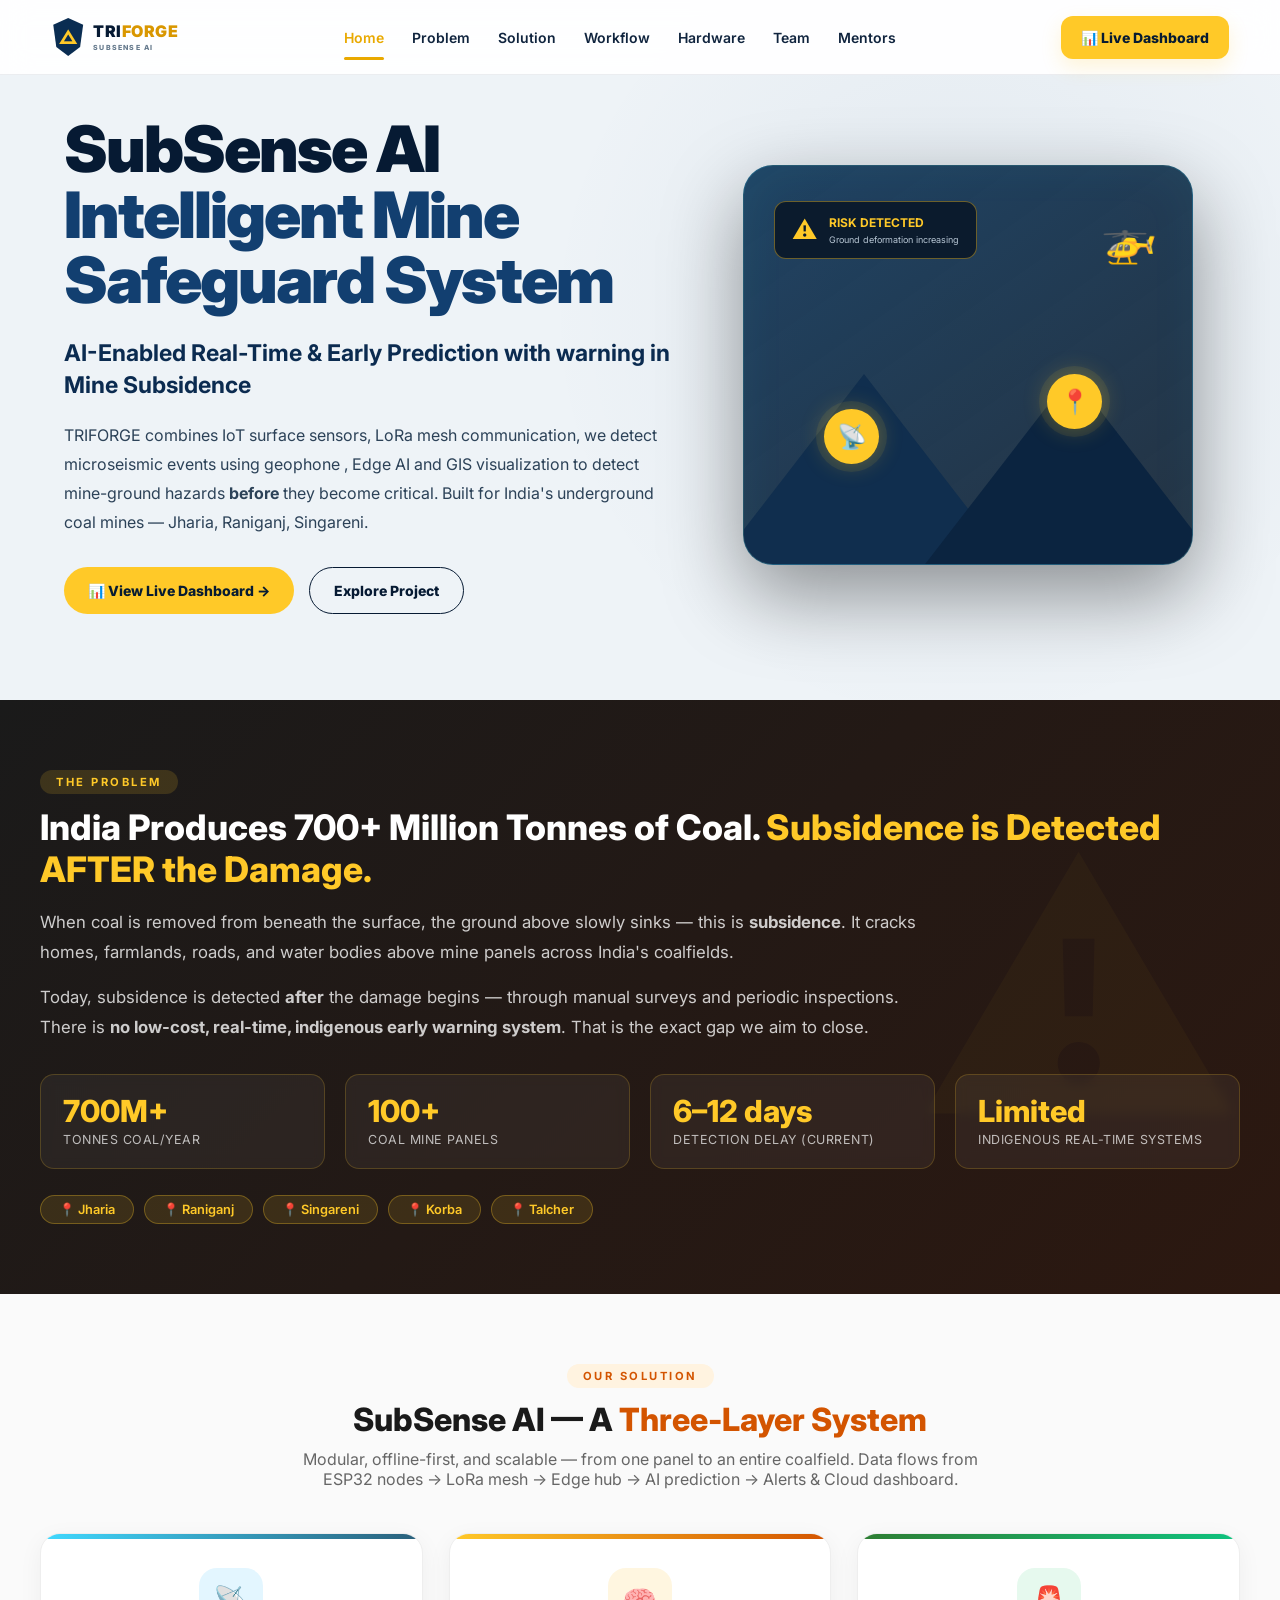
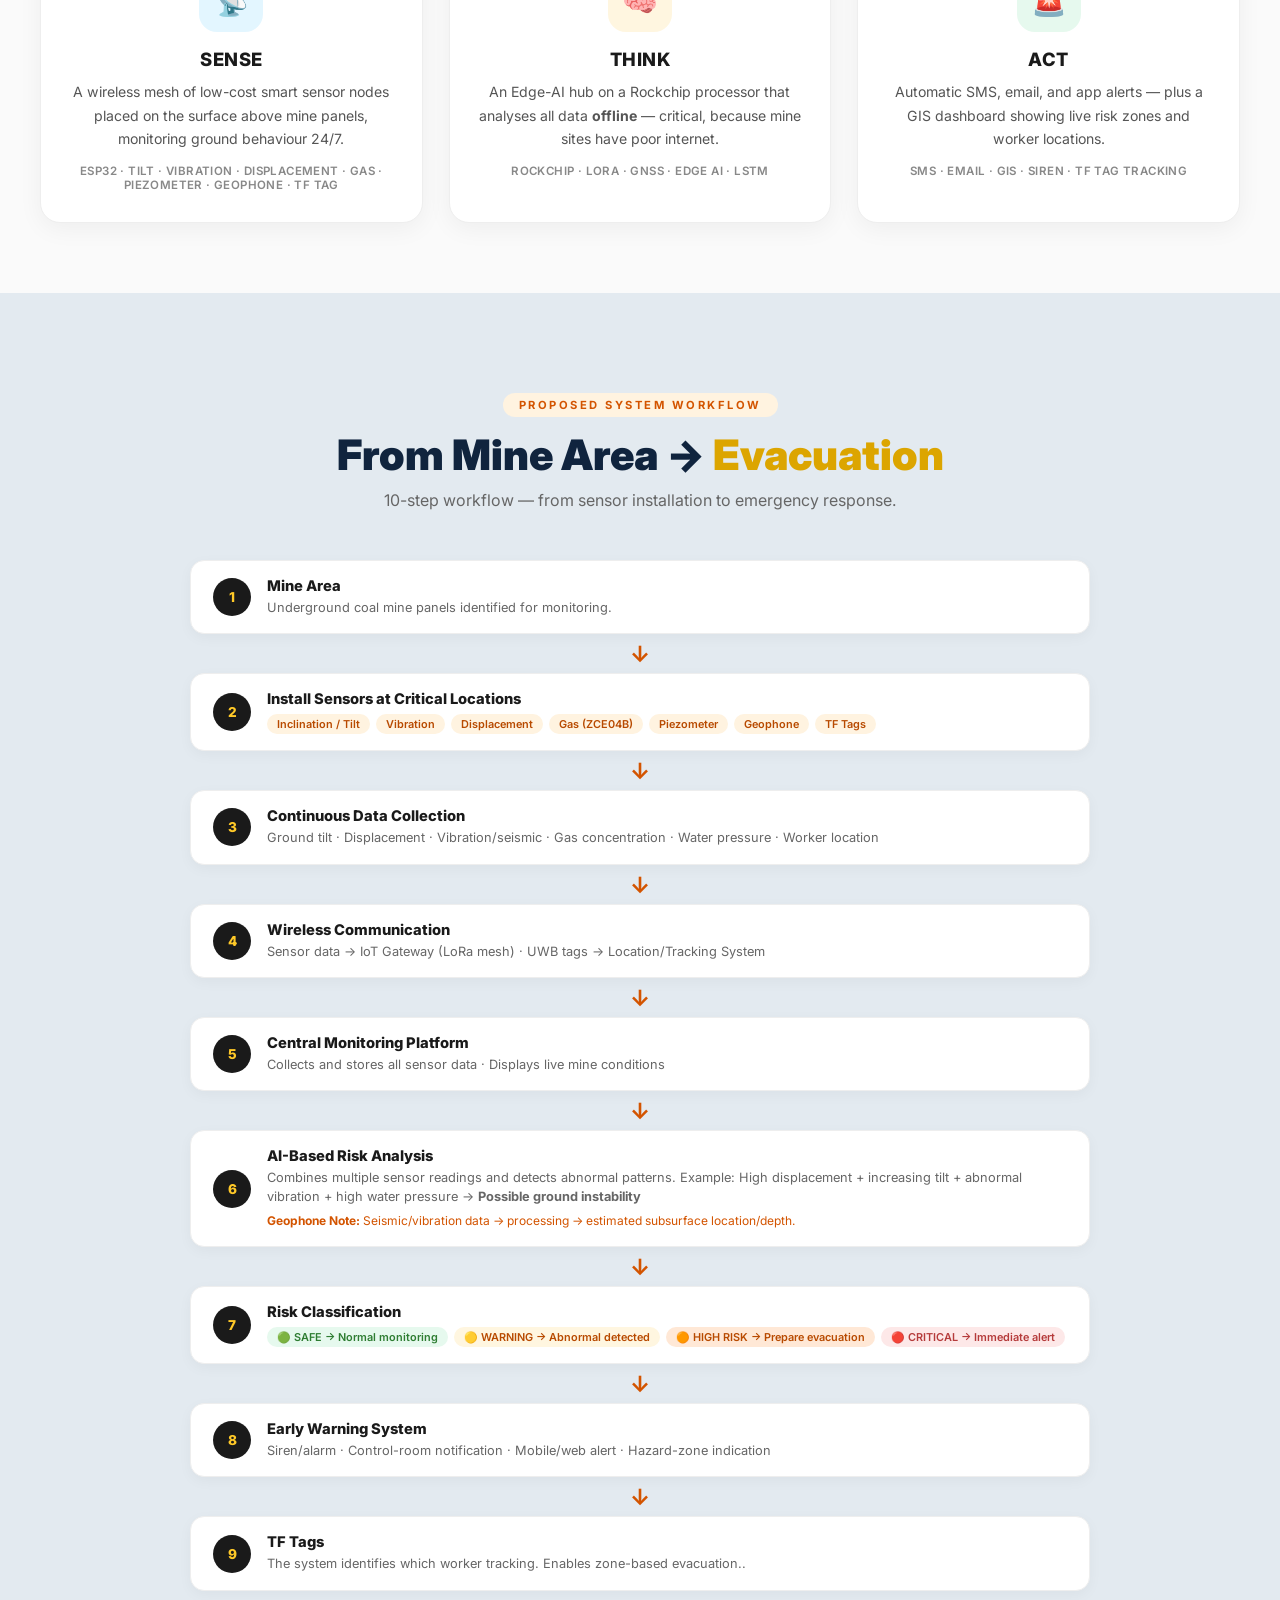
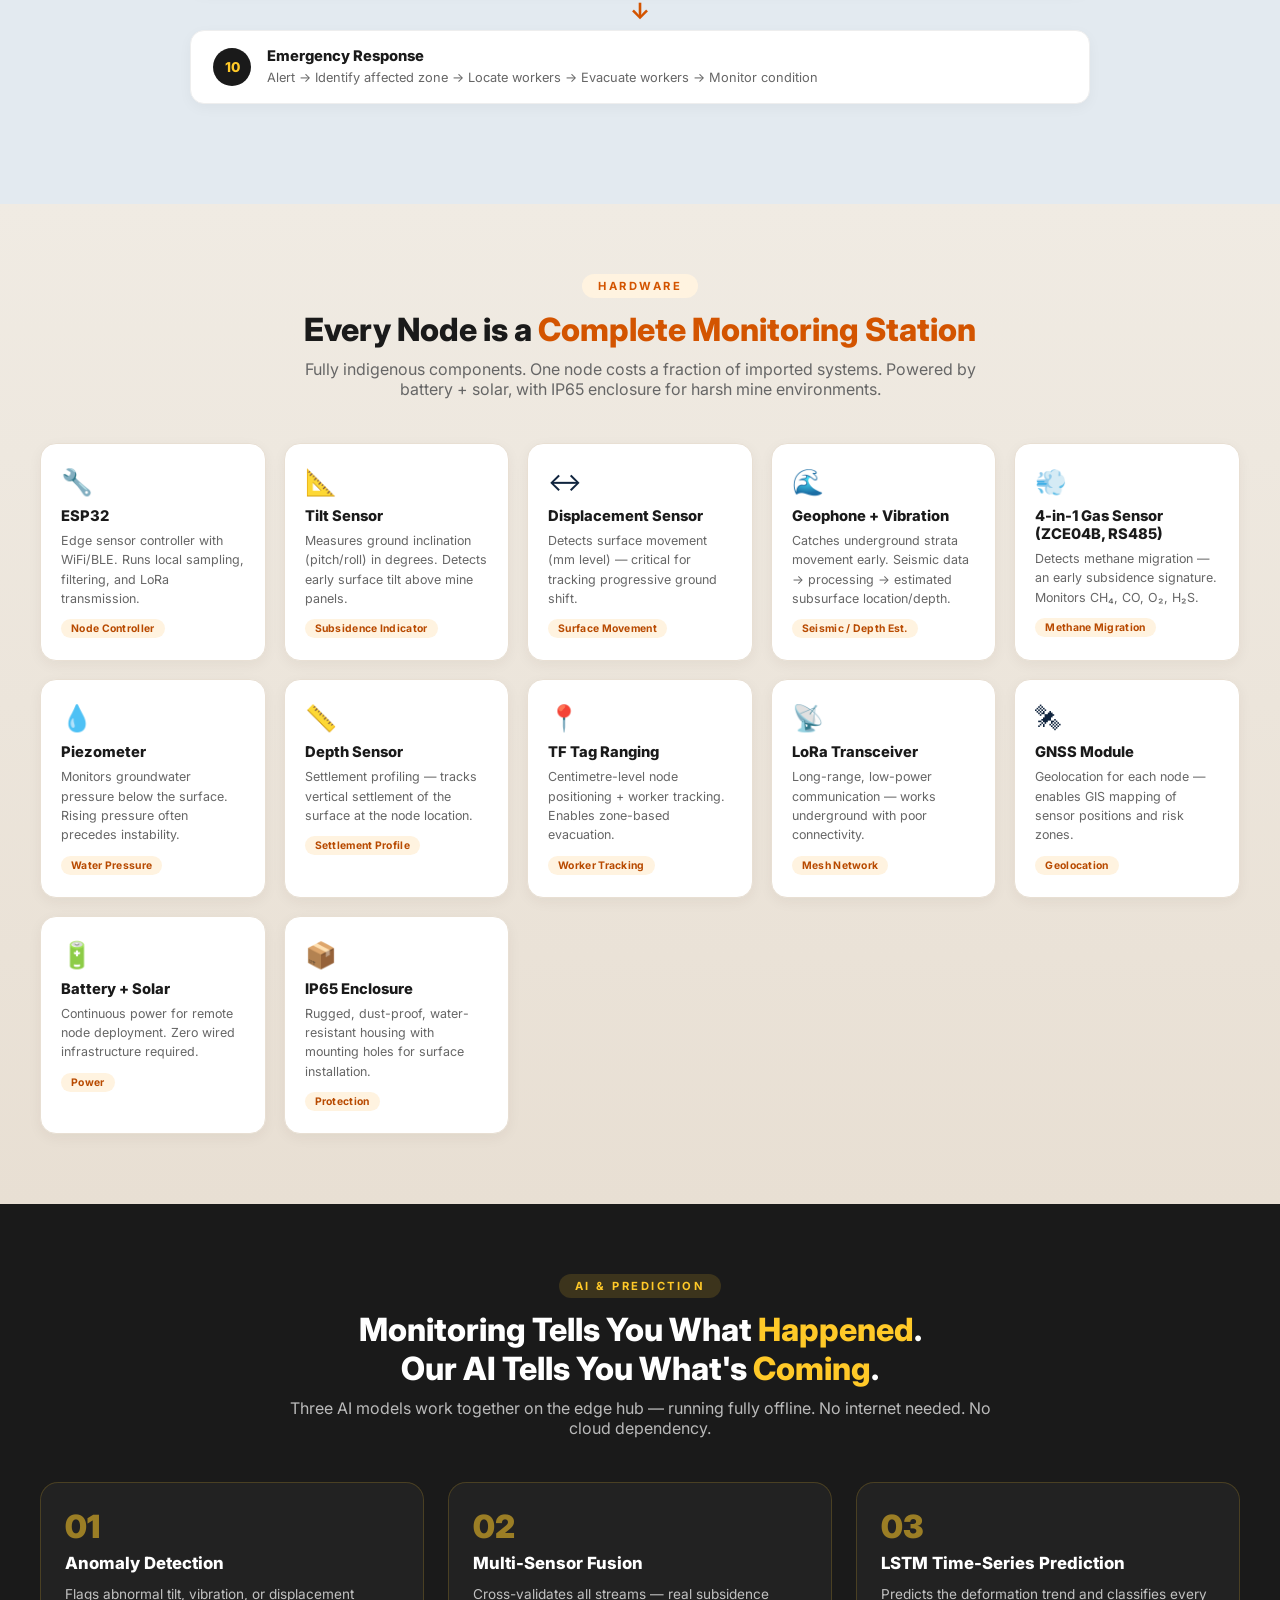
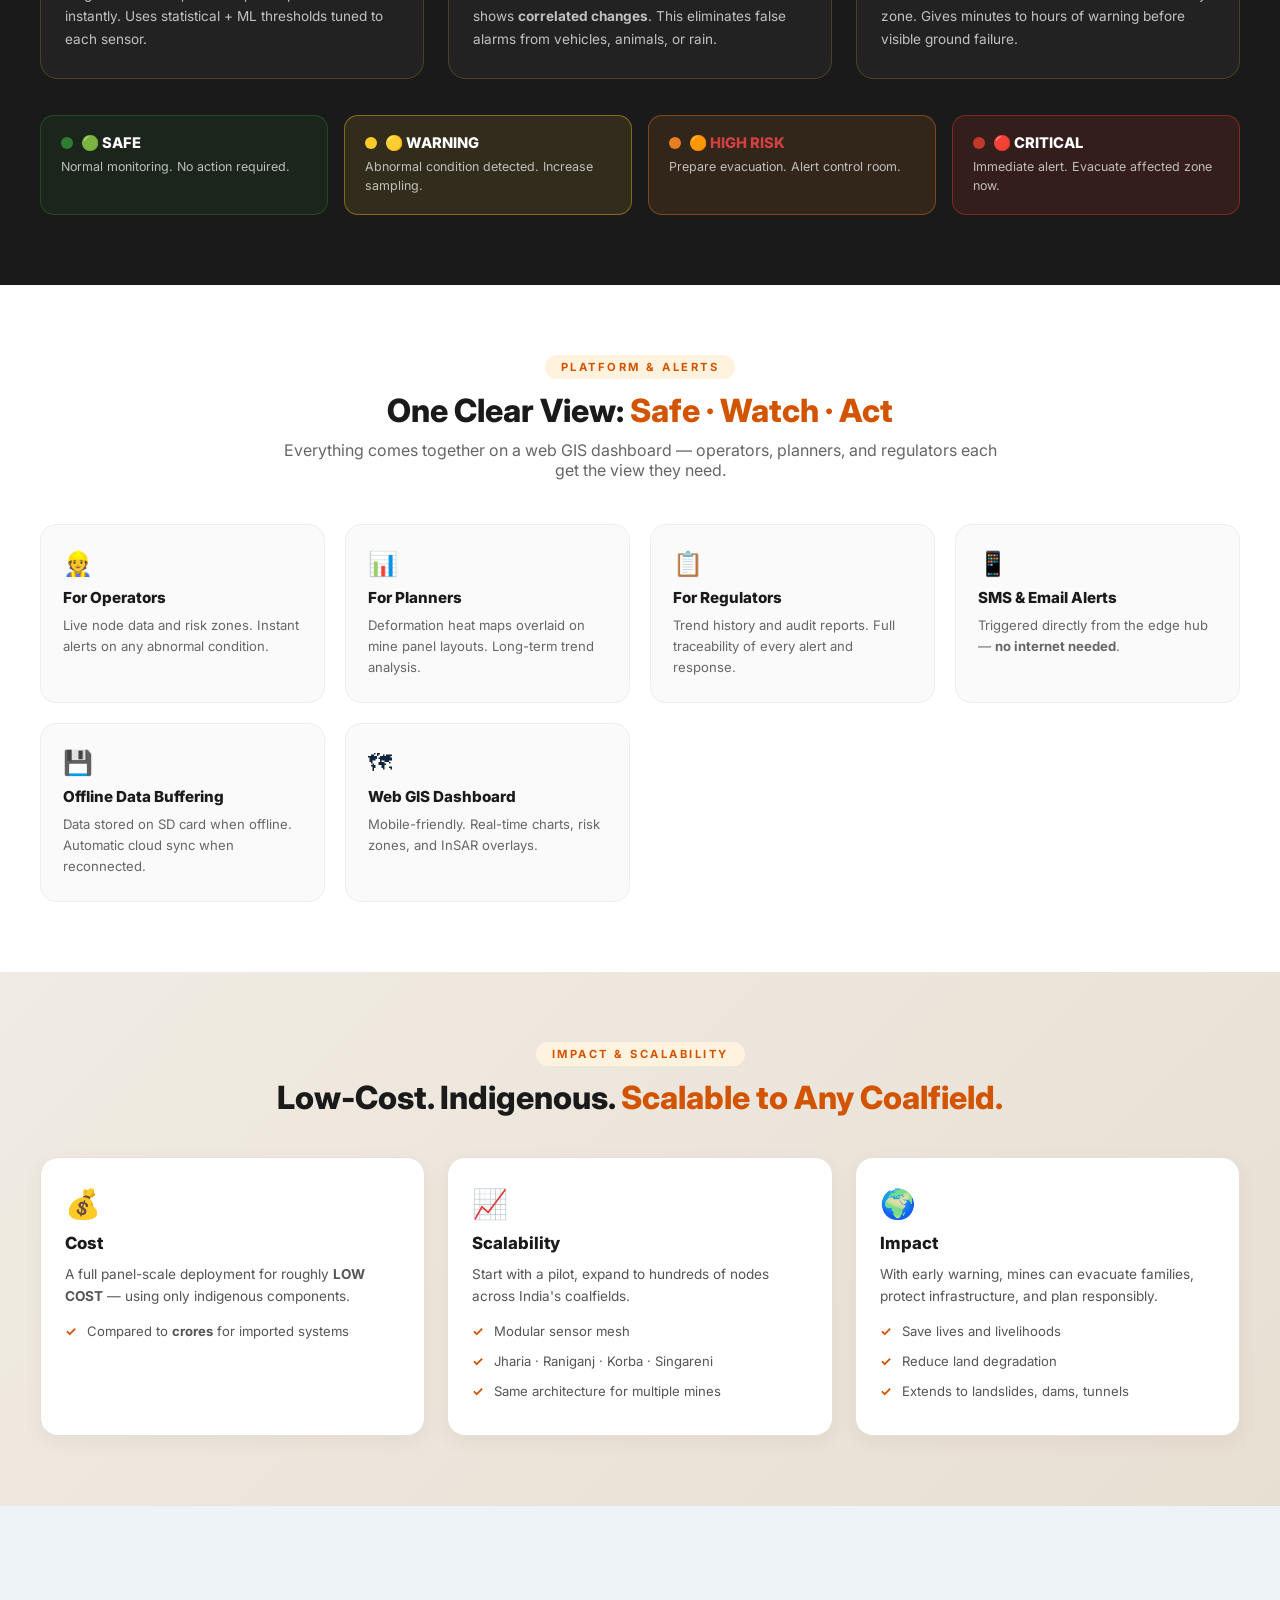
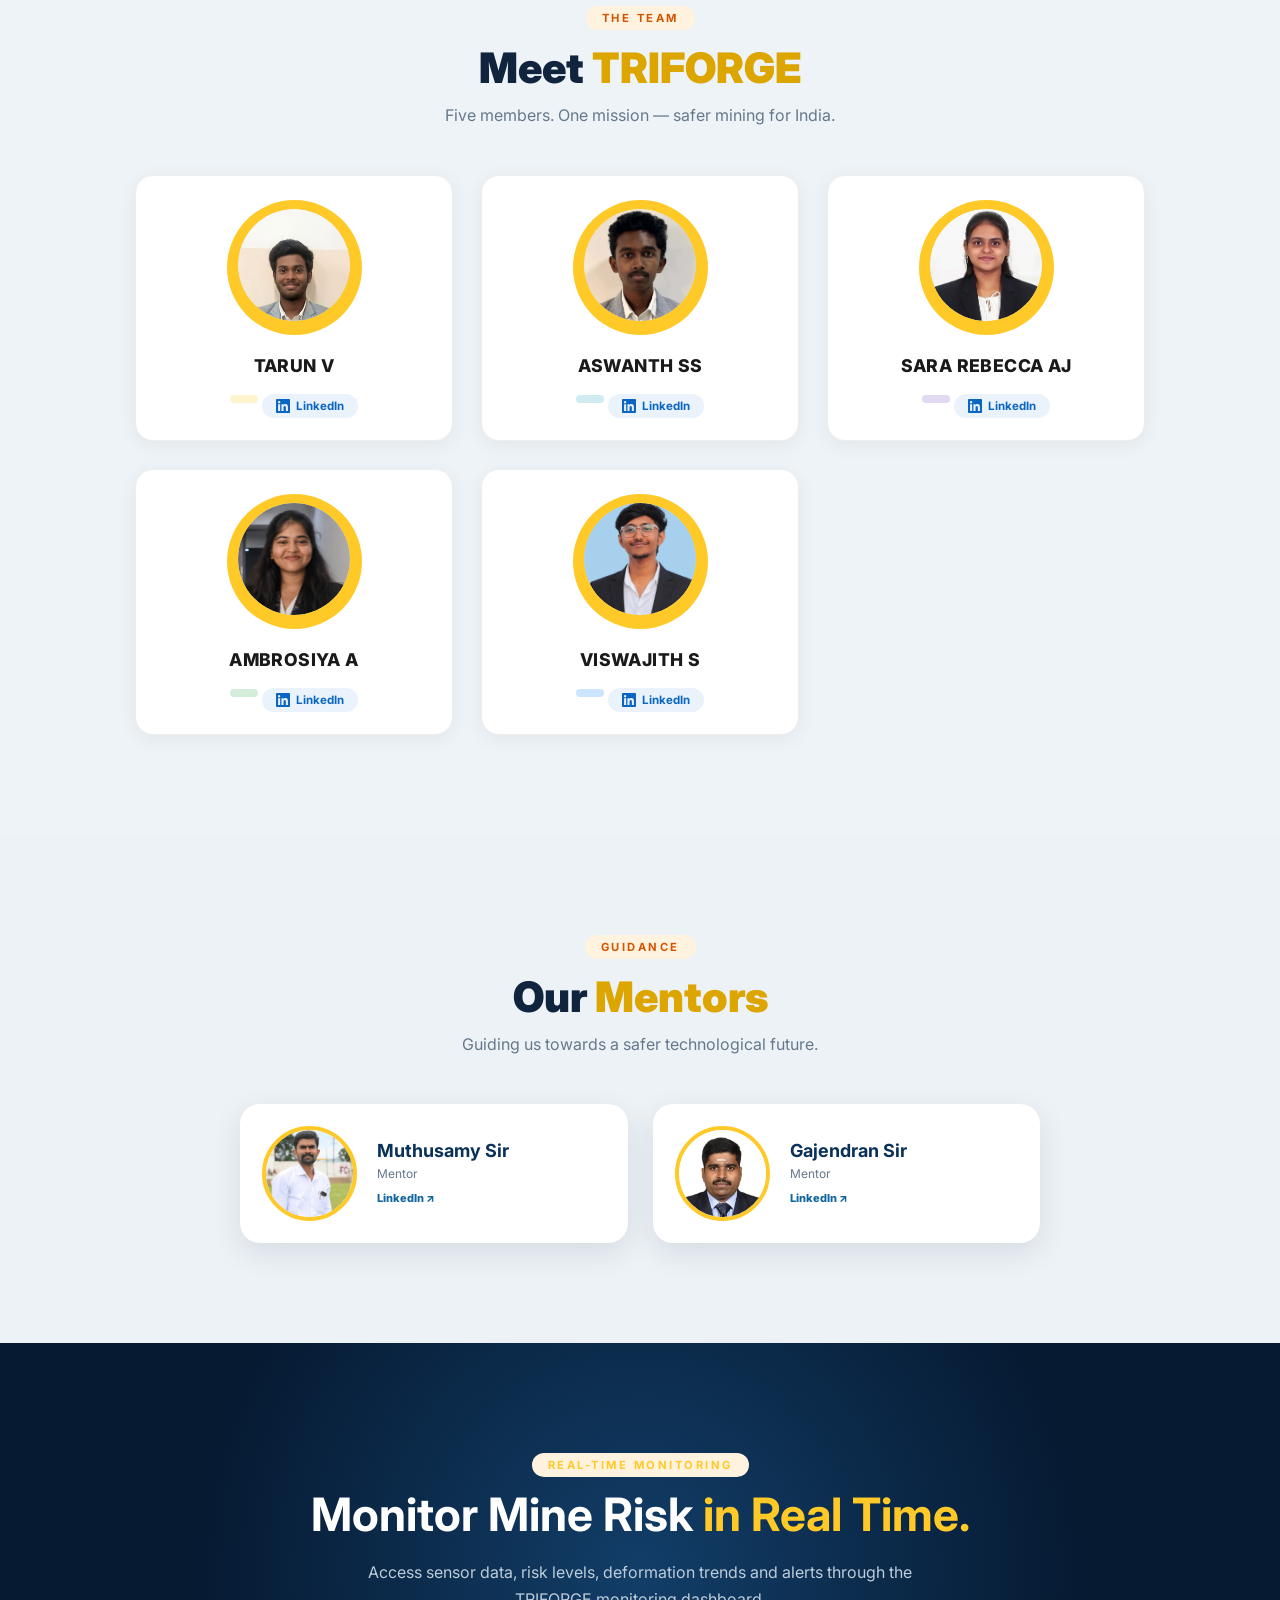
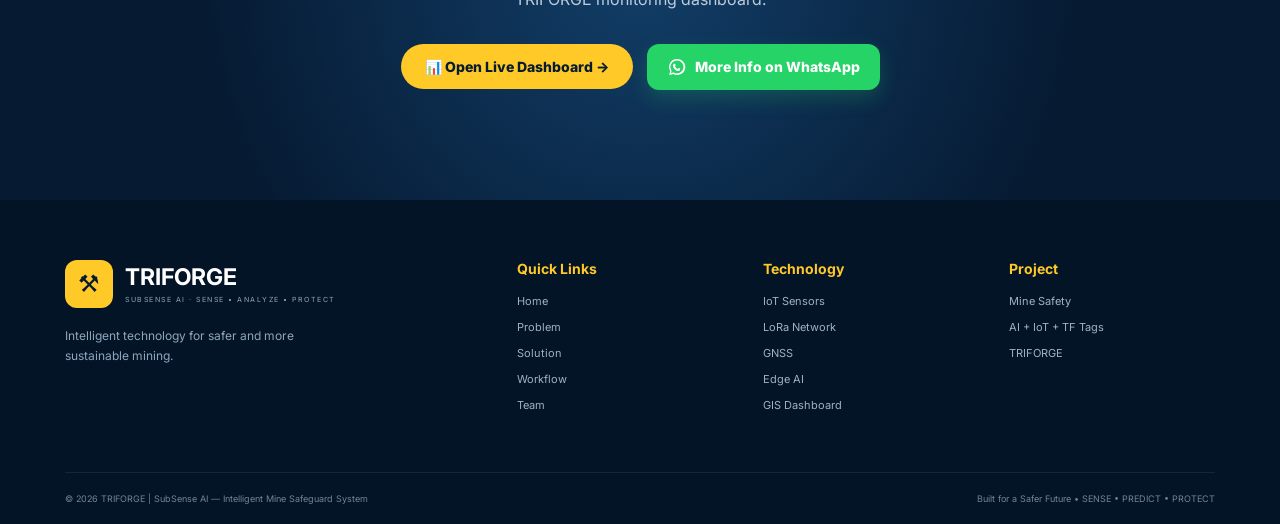
<file: index.html>
<!DOCTYPE html>
<html lang="en">

<head>
    <meta charset="UTF-8">
    <meta name="viewport" content="width=device-width, initial-scale=1.0">

    <title>TRIFORGE</title>

    <link rel="stylesheet" href="style.css">
    <script src="script.js"></script>

    <link rel="preconnect" href="https://fonts.googleapis.com">
    <link rel="preconnect" href="https://fonts.gstatic.com" crossorigin>

    <link href="https://fonts.googleapis.com/css2?family=Inter:wght@400;500;600;700;800;900&display=swap"
        rel="stylesheet">

    <style>
        /* ===== ADDITIONAL STYLES FOR NEW SECTIONS ===== */
        .section-label {
            display: inline-block;
            font-size: 0.7rem;
            font-weight: 700;
            letter-spacing: 2.5px;
            text-transform: uppercase;
            color: #d35400;
            background: #fff3e0;
            padding: 5px 16px;
            border-radius: 30px;
            margin-bottom: 12px;
        }

        /* Problem Section */
        .problem-section {
            padding: 70px 24px;
            background: linear-gradient(135deg, #1a1a1a 0%, #2c1810 100%);
            color: #fff;
            position: relative;
            overflow: hidden;
        }
        .problem-section::before {
            content: '⚠';
            position: absolute;
            font-size: 20rem;
            opacity: 0.03;
            right: 40px;
            top: 50%;
            transform: translateY(-50%);
            color: #FFC928;
        }
        .problem-container {
            max-width: 1200px;
            margin: 0 auto;
            position: relative;
            z-index: 2;
        }
        .problem-section .section-label {
            background: rgba(255, 201, 40, 0.15);
            color: #FFC928;
        }
        .problem-section h2 {
            font-size: 2.2rem;
            font-weight: 800;
            margin-bottom: 18px;
            line-height: 1.2;
        }
        .problem-section h2 span { color: #FFC928; }
        .problem-section p {
            font-size: 1.05rem;
            line-height: 1.75;
            color: rgba(255, 255, 255, 0.78);
            margin-bottom: 16px;
            max-width: 900px;
        }
        .problem-stats {
            display: grid;
            grid-template-columns: repeat(auto-fit, minmax(200px, 1fr));
            gap: 20px;
            margin-top: 32px;
        }
        .problem-stat {
            background: rgba(255, 255, 255, 0.05);
            border: 1px solid rgba(255, 201, 40, 0.2);
            border-radius: 14px;
            padding: 20px 22px;
            backdrop-filter: blur(6px);
        }
        .problem-stat strong {
            display: flex;
            font-size: 1.9rem;
            font-weight: 800;
            color: #FFC928;
            line-height: 1.1;
        }
        .problem-stat span {
            font-size: 0.78rem;
            color: rgba(255, 255, 255, 0.7);
            text-transform: uppercase;
            letter-spacing: 0.5px;
        }
        .coalfields {
            display: flex;
            flex-wrap: wrap;
            gap: 10px;
            margin-top: 26px;
        }
        .coalfield-tag {
            background: rgba(255, 201, 40, 0.12);
            border: 1px solid rgba(255, 201, 40, 0.3);
            color: #FFC928;
            padding: 6px 18px;
            border-radius: 30px;
            font-size: 0.8rem;
            font-weight: 600;
        }

        /* Solution 3-Layer */
        .solution-section {
            padding: 70px 24px;
            background: #fafafa;
        }
        .solution-container {
            max-width: 1200px;
            margin: 0 auto;
        }
        .solution-heading {
            text-align: center;
            margin-bottom: 44px;
        }
        .solution-heading h2 {
            font-size: 2rem;
            font-weight: 800;
            color: #1a1a1a;
        }
        .solution-heading h2 span { color: #d35400; }
        .solution-heading p {
            color: #666;
            margin-top: 10px;
            max-width: 720px;
            margin-left: auto;
            margin-right: auto;
        }
        .solution-layers {
            display: grid;
            grid-template-columns: repeat(auto-fit, minmax(280px, 1fr));
            gap: 26px;
        }
        .layer-card {
            background: #fff;
            border-radius: 20px;
            padding: 34px 26px 30px;
            text-align: center;
            border: 1px solid #eee;
            box-shadow: 0 6px 24px rgba(0, 0, 0, 0.05);
            transition: transform 0.3s ease, box-shadow 0.3s ease;
            position: relative;
            overflow: hidden;
        }
        .layer-card::before {
            content: '';
            position: absolute;
            top: 0;
            left: 0;
            right: 0;
            height: 5px;
        }
        .layer-card.sense::before { background: linear-gradient(90deg, #40D9FF, #2a5f7a); }
        .layer-card.think::before { background: linear-gradient(90deg, #FFC928, #d35400); }
        .layer-card.act::before { background: linear-gradient(90deg, #2e7d32, #0fc27e); }
        .layer-card:hover {
            transform: translateY(-6px);
            box-shadow: 0 14px 40px rgba(0, 0, 0, 0.10);
        }
        .layer-icon {
            width: 64px;
            height: 64px;
            border-radius: 18px;
            display: flex;
            align-items: center;
            justify-content: center;
            font-size: 1.8rem;
            margin: 0 auto 16px;
        }
        .layer-card.sense .layer-icon { background: #e3f6ff; color: #2a5f7a; }
        .layer-card.think .layer-icon { background: #fff6e0; color: #d35400; }
        .layer-card.act .layer-icon { background: #e6f9ee; color: #2e7d32; }
        .layer-card h3 {
            font-size: 1.15rem;
            font-weight: 800;
            color: #1a1a1a;
            margin-bottom: 10px;
            letter-spacing: 0.5px;
        }
        .layer-card p {
            font-size: 0.88rem;
            color: #555;
            line-height: 1.65;
        }
        .layer-meta {
            margin-top: 14px;
            font-size: 0.72rem;
            color: #888;
            font-weight: 600;
            letter-spacing: 0.4px;
            text-transform: uppercase;
        }

        /* Hardware Section */
        .hardware-section {
            padding: 70px 24px;
            background: linear-gradient(180deg, #f0ebe3 0%, #e8dfd3 100%);
        }
        .hardware-container {
            max-width: 1200px;
            margin: 0 auto;
        }
        .hardware-heading {
            text-align: center;
            margin-bottom: 44px;
        }
        .hardware-heading h2 {
            font-size: 2rem;
            font-weight: 800;
            color: #1a1a1a;
        }
        .hardware-heading h2 span { color: #d35400; }
        .hardware-heading p {
            color: #666;
            margin-top: 10px;
            max-width: 720px;
            margin-left: auto;
            margin-right: auto;
        }
        .hardware-grid {
            display: grid;
            grid-template-columns: repeat(auto-fit, minmax(220px, 1fr));
            gap: 18px;
        }
        .hardware-card {
            background: #fff;
            border-radius: 16px;
            padding: 22px 20px;
            border: 1px solid #e8dfd3;
            box-shadow: 0 4px 14px rgba(60, 40, 20, 0.05);
            transition: all 0.3s ease;
        }
        .hardware-card:hover {
            transform: translateY(-4px);
            box-shadow: 0 10px 28px rgba(211, 84, 0, 0.12);
            border-color: #FFC928;
        }
        .hardware-card .hw-icon {
            font-size: 1.6rem;
            margin-bottom: 10px;
            display: block;
        }
        .hardware-card h4 {
            font-size: 0.92rem;
            font-weight: 800;
            color: #1a1a1a;
            margin-bottom: 6px;
        }
        .hardware-card .hw-purpose {
            font-size: 0.78rem;
            color: #666;
            line-height: 1.55;
            margin-bottom: 8px;
        }
        .hardware-card .hw-tag {
            display: inline-block;
            font-size: 0.65rem;
            font-weight: 700;
            background: #fff3e0;
            color: #b84a00;
            padding: 3px 10px;
            border-radius: 20px;
            letter-spacing: 0.3px;
        }

        /* AI Section */
        .ai-section {
            padding: 70px 24px;
            background: #1a1a1a;
            color: #fff;
        }
        .ai-container {
            max-width: 1200px;
            margin: 0 auto;
        }
        .ai-heading {
            text-align: center;
            margin-bottom: 44px;
        }
        .ai-heading .section-label {
            background: rgba(255, 201, 40, 0.15);
            color: #FFC928;
        }
        .ai-heading h2 {
            font-size: 2rem;
            font-weight: 800;
        }
        .ai-heading h2 span { color: #FFC928; }
        .ai-heading p {
            color: rgba(255, 255, 255, 0.7);
            margin-top: 10px;
            max-width: 720px;
            margin-left: auto;
            margin-right: auto;
        }
        .ai-grid {
            display: grid;
            grid-template-columns: repeat(auto-fit, minmax(280px, 1fr));
            gap: 24px;
        }
        .ai-card {
            background: rgba(255, 255, 255, 0.04);
            border: 1px solid rgba(255, 201, 40, 0.18);
            border-radius: 18px;
            padding: 28px 24px;
            backdrop-filter: blur(6px);
            transition: all 0.3s ease;
        }
        .ai-card:hover {
            border-color: #FFC928;
            transform: translateY(-4px);
            background: rgba(255, 201, 40, 0.05);
        }
        .ai-card .ai-num {
            font-size: 2rem;
            font-weight: 900;
            color: #FFC928;
            opacity: 0.55;
            line-height: 1;
            margin-bottom: 10px;
        }
        .ai-card h3 {
            font-size: 1.05rem;
            font-weight: 800;
            margin-bottom: 10px;
            color: #fff;
        }
        .ai-card p {
            font-size: 0.85rem;
            color: rgba(255, 255, 255, 0.72);
            line-height: 1.65;
        }
        .risk-classification {
            display: grid;
            grid-template-columns: repeat(auto-fit, minmax(200px, 1fr));
            gap: 16px;
            margin-top: 36px;
        }
        .risk-level {
            border-radius: 14px;
            padding: 18px 20px;
            border: 1px solid;
        }
        .risk-level.safe { background: rgba(46, 125, 50, 0.12); border-color: rgba(46, 125, 50, 0.4); }
        .risk-level.warning { background: rgba(255, 201, 40, 0.10); border-color: rgba(255, 201, 40, 0.4); }
        .risk-level.high { background: rgba(230, 126, 34, 0.12); border-color: rgba(230, 126, 34, 0.4); }
        .risk-level.critical { background: rgba(192, 57, 43, 0.15); border-color: rgba(192, 57, 43, 0.5); }
        .risk-level .rl-head {
            display: flex;
            align-items: center;
            gap: 8px;
            font-weight: 800;
            font-size: 0.92rem;
            margin-bottom: 6px;
        }
        .risk-level .rl-dot {
            width: 12px;
            height: 12px;
            border-radius: 50%;
        }
        .risk-level.safe .rl-dot { background: #2e7d32; }
        .risk-level.warning .rl-dot { background: #FFC928; }
        .risk-level.high .rl-dot { background: #e67e22; }
        .risk-level.critical .rl-dot { background: #c0392b; }
        .risk-level .rl-desc {
            font-size: 0.78rem;
            color: rgba(255, 255, 255, 0.7);
            line-height: 1.5;
        }

        /* Platform Section */
        .platform-section {
            padding: 70px 24px;
            background: #fff;
        }
        .platform-container {
            max-width: 1200px;
            margin: 0 auto;
        }
        .platform-heading {
            text-align: center;
            margin-bottom: 44px;
        }
        .platform-heading h2 {
            font-size: 2rem;
            font-weight: 800;
            color: #1a1a1a;
        }
        .platform-heading h2 span { color: #d35400; }
        .platform-heading p {
            color: #666;
            margin-top: 10px;
            max-width: 720px;
            margin-left: auto;
            margin-right: auto;
        }
        .platform-grid {
            display: grid;
            grid-template-columns: repeat(auto-fit, minmax(240px, 1fr));
            gap: 20px;
        }
        .platform-card {
            background: #fafafa;
            border-radius: 16px;
            padding: 24px 22px;
            border: 1px solid #eee;
            transition: all 0.3s ease;
        }
        .platform-card:hover {
            background: #fff;
            box-shadow: 0 10px 30px rgba(211, 84, 0, 0.08);
            border-color: #FFC928;
            transform: translateY(-4px);
        }
        .platform-card .p-icon {
            font-size: 1.5rem;
            margin-bottom: 10px;
        }
        .platform-card h4 {
            font-size: 0.95rem;
            font-weight: 800;
            color: #1a1a1a;
            margin-bottom: 8px;
        }
        .platform-card p {
            font-size: 0.82rem;
            color: #666;
            line-height: 1.6;
        }

        /* Impact / Scalability Section */
        .impact-section {
            padding: 70px 24px;
            background: linear-gradient(135deg, #f0ebe3 0%, #e8dfd3 100%);
        }
        .impact-container {
            max-width: 1200px;
            margin: 0 auto;
        }
        .impact-heading {
            text-align: center;
            margin-bottom: 40px;
        }
        .impact-heading h2 {
            font-size: 2rem;
            font-weight: 800;
            color: #1a1a1a;
        }
        .impact-heading h2 span { color: #d35400; }
        .impact-grid {
            display: grid;
            grid-template-columns: repeat(auto-fit, minmax(260px, 1fr));
            gap: 22px;
        }
        .impact-block {
            background: #fff;
            border-radius: 18px;
            padding: 28px 24px;
            border: 1px solid #e8dfd3;
            box-shadow: 0 6px 20px rgba(60, 40, 20, 0.05);
            transition: all 0.3s ease;
        }
        .impact-block:hover {
            transform: translateY(-4px);
            box-shadow: 0 14px 34px rgba(211, 84, 0, 0.10);
        }
        .impact-block .ib-icon {
            font-size: 1.8rem;
            margin-bottom: 12px;
        }
        .impact-block h3 {
            font-size: 1.05rem;
            font-weight: 800;
            color: #1a1a1a;
            margin-bottom: 10px;
        }
        .impact-block p {
            font-size: 0.85rem;
            color: #555;
            line-height: 1.65;
        }
        .impact-block ul {
            list-style: none;
            margin-top: 10px;
        }
        .impact-block ul li {
            font-size: 0.82rem;
            color: #555;
            padding: 5px 0 5px 22px;
            position: relative;
            line-height: 1.5;
        }
        .impact-block ul li::before {
            content: '✓';
            position: absolute;
            left: 0;
            top: 5px;
            color: #d35400;
            font-weight: 700;
        }

        /* Updated Workflow with UWB */
        .workflow-flow {
            display: flex;
            flex-direction: column;
            align-items: center;
            gap: 0;
            max-width: 900px;
            margin: 0 auto;
        }
        .flow-step {
            background: #fff;
            border-radius: 14px;
            padding: 16px 22px;
            border: 1px solid #eee;
            box-shadow: 0 4px 14px rgba(0, 0, 0, 0.04);
            width: 100%;
            display: flex;
            align-items: center;
            gap: 16px;
            transition: all 0.3s ease;
        }
        .flow-step:hover {
            border-color: #FFC928;
            box-shadow: 0 8px 22px rgba(255, 201, 40, 0.15);
        }
        .flow-step .fs-num {
            width: 38px;
            height: 38px;
            border-radius: 50%;
            background: #1a1a1a;
            color: #FFC928;
            display: flex;
            align-items: center;
            justify-content: center;
            font-weight: 800;
            font-size: 0.85rem;
            flex-shrink: 0;
        }
        .flow-step .fs-content {
            flex: 1;
        }
        .flow-step .fs-content h4 {
            font-size: 0.92rem;
            font-weight: 800;
            color: #1a1a1a;
            margin-bottom: 3px;
        }
        .flow-step .fs-content p {
            font-size: 0.8rem;
            color: #666;
            line-height: 1.5;
        }
        .flow-arrow {
            font-size: 1.4rem;
            color: #d35400;
            margin: 6px 0;
            font-weight: 700;
        }

        /* Sensor list inside workflow */
        .sensor-list {
            display: flex;
            flex-wrap: wrap;
            gap: 6px;
            margin-top: 6px;
        }
        .sensor-list span {
            font-size: 0.68rem;
            background: #fff3e0;
            color: #b84a00;
            padding: 3px 10px;
            border-radius: 20px;
            font-weight: 600;
        }

        /* Team Section - keep from previous */
        .team-container {
            display: grid !important;
            grid-template-columns: repeat(auto-fit, minmax(240px, 1fr)) !important;
            gap: 28px !important;
            max-width: 1280px !important;
            margin: 0 auto !important;
            padding: 0 20px !important;
        }
        .team-card {
            background: #fff;
            border-radius: 18px;
            padding: 24px 20px 22px;
            text-align: center;
            box-shadow: 0 4px 20px rgba(0, 0, 0, 0.06);
            transition: transform 0.3s ease, box-shadow 0.3s ease;
            border: 1px solid #eee;
        }
        .team-card:hover {
            transform: translateY(-6px);
            box-shadow: 0 12px 34px rgba(255, 201, 40, 0.18);
        }
        .team-card .member-photo {
            display: flex;
            justify-content: center;
            margin-bottom: 16px;
        }
        .team-card .member-photo a {
            align-items: center;
            display: flex;
            width: 120px;
            height: 120px;
            border-radius: 50%;
            overflow: hidden;
            border: 4px solid #FFC928;
            transition: transform 0.3s ease, box-shadow 0.3s ease;
            position: relative;
        }
        .team-card .member-photo a:hover {
            transform: scale(1.06);
            box-shadow: 0 6px 20px rgba(255, 201, 40, 0.5);
        }
        .team-card .member-photo img {
            width: 100%;
            height: 100%;
            object-fit: cover;
            object-position: center 30%;
            display: block;
        }
        .avatar-placeholder {
            width: 100%;
            height: 100%;
            display: flex;
            align-items: center;
            justify-content: center;
            background: linear-gradient(135deg, #FFC928 0%, #d35400 100%);
            color: #fff;
            font-size: 2.4rem;
            font-weight: 800;
            letter-spacing: 1px;
            font-family: 'Inter', sans-serif;
            user-select: none;
        }
        .team-card h3 {
            font-size: 1.1rem;
            font-weight: 800;
            color: #1a1a1a;
            margin-bottom: 6px;
            letter-spacing: 0.4px;
        }
        .team-card .role {
            display: inline-block;
            font-size: 0.78rem;
            font-weight: 700;
            padding: 4px 14px;
            border-radius: 30px;
            margin-bottom: 10px;
            letter-spacing: 0.3px;
        }
        .team-card .role.hardware-software { background: #fff3cd; color: #8a6d00; }
        .team-card .role.hardware { background: #d1ecf1; color: #0c5460; }
        .team-card .role.uiux { background: #f8d7da; color: #721c24; }
        .team-card .role.ai { background: #e2d9f3; color: #4b2e83; }
        .team-card .role.iot { background: #d4edda; color: #155724; }
        .team-card .role.gis { background: #cce5ff; color: #004085; }
        .team-card p {
            font-size: 0.82rem;
            color: #555;
            line-height: 1.55;
            margin-bottom: 14px;
            min-height: 60px;
        }
        .team-card .skills {
            display: flex;
            flex-wrap: wrap;
            justify-content: center;
            gap: 6px;
        }
        .team-card .skills span {
            font-size: 0.68rem;
            background: #f5f5f5;
            color: #333;
            padding: 4px 10px;
            border-radius: 20px;
            font-weight: 600;
            border: 1px solid #e8e8e8;
        }
        .team-card .linkedin-btn {
            display: inline-flex;
            align-items: center;
            gap: 6px;
            margin-top: 12px;
            font-size: 0.72rem;
            font-weight: 700;
            color: #0a66c2;
            text-decoration: none;
            padding: 5px 14px;
            border-radius: 30px;
            background: #eaf3fb;
            transition: all 0.25s ease;
        }
        .team-card .linkedin-btn:hover {
            background: #0a66c2;
            color: #fff;
            transform: translateY(-1px);
        }
        .team-card .linkedin-btn svg {
            width: 14px;
            height: 14px;
            fill: currentColor;
        }

        @media (max-width: 768px) {
            .team-container {
                grid-template-columns: repeat(auto-fit, minmax(200px, 1fr)) !important;
                gap: 18px !important;
            }
            .team-card .member-photo a { width: 100px; height: 100px; }
            .avatar-placeholder { font-size: 2rem; }
            .problem-section h2,
            .solution-heading h2,
            .hardware-heading h2,
            .ai-heading h2,
            .platform-heading h2,
            .impact-heading h2 { font-size: 1.5rem; }
        }
        @media (max-width: 480px) {
            .team-container { grid-template-columns: 1fr !important; }
        }
    </style>
</head>

<body>

    <!-- ================= NAVBAR ================= -->

    <header class="navbar">
        <div class="nav-container">
            <a href="#home" class="triforge-nav-brand" aria-label="TRIFORGE home">
                <span class="triforge-nav-brand__mark" aria-hidden="true">△</span>
                <span><strong>TRI<span>FORGE</span></strong><small>SUBSENSE AI</small></span>
            </a>

            <nav>
                <a href="#home" class="active">Home</a>
                <a href="#problem">Problem</a>
                <a href="#solution">Solution</a>
                <a href="#workflow">Workflow</a>
                <a href="#hardware">Hardware</a>
                <a href="#team">Team</a>
                <a href="#mentor">Mentors</a>
            </nav>

            <a href="smart-coal-mine-monitoring.html" class="dashboard-btn">
                📊 Live Dashboard
            </a>
        </div>
    </header>



    <!-- ================= HERO ================= -->

    <section class="hero" id="home">
        <div class="hero-overlay"></div>
        <div class="hero-content">
            <div class="hero-left">
                <h1>
                    SubSense AI
                    <span>Intelligent Mine Safeguard System</span>
                </h1>
                <h2>
                    AI-Enabled Real-Time & Early Prediction with warning in Mine Subsidence
                </h2>
                <p>
                    TRIFORGE combines IoT surface sensors, LoRa mesh communication,
                    we detect microseismic events using geophone , Edge AI and GIS visualization to detect
                    mine-ground hazards <strong>before</strong> they become critical.
                    Built for India's underground coal mines — Jharia, Raniganj, Singareni.
                </p>
                <div class="hero-buttons">
                    <a href="smart-coal-mine-monitoring.html" class="primary-btn">
                        📊 View Live Dashboard →
                    </a>
                    <a href="#problem" class="secondary-btn">
                        Explore Project
                    </a>
                </div>
            </div>
            <div class="hero-visual">
                <div class="mine-icon">
                    <div class="mountain mountain-one"></div>
                    <div class="mountain mountain-two"></div>
                    <div class="sensor sensor-one">📡</div>
                    <div class="sensor sensor-two">📍</div>
                    <div class="drone">🚁</div>
                    <div class="warning-box">
                        <span>⚠</span>
                        <div>
                            <strong>RISK DETECTED</strong>
                            <small>Ground deformation increasing</small>
                        </div>
                    </div>
                </div>
            </div>
        </div>
    </section>



    <!-- ================= PROBLEM SECTION ================= -->

    <section class="problem-section" id="problem">
        <div class="problem-container">
            <span class="section-label">THE PROBLEM</span>
            <h2>
                India Produces 700+ Million Tonnes of Coal.
                <span>Subsidence is Detected AFTER the Damage.</span>
            </h2>
            <p>
                When coal is removed from beneath the surface, the ground above slowly sinks —
                this is <strong>subsidence</strong>. It cracks homes, farmlands, roads, and water
                bodies above mine panels across India's coalfields.
            </p>
            <p>
                Today, subsidence is detected <strong>after</strong> the damage begins — through manual
                surveys and periodic inspections. There is <strong>no low-cost, real-time,
                indigenous early warning system</strong>. That is the exact gap we aim to close.
            </p>

            <div class="problem-stats">
                <div class="problem-stat">
                    <strong>700M+</strong>
                    <span>Tonnes coal/year</span>
                </div>
                <div class="problem-stat">
                    <strong>100+</strong>
                    <span>Coal mine panels</span>
                </div>
                <div class="problem-stat">
                    <strong>6–12 days</strong>
                    <span>Detection delay (current)</span>
                </div>
                <div class="problem-stat">
                    <strong>Limited</strong>
                    <span>Indigenous real-time systems</span>
                </div>
            </div>

            <div class="coalfields">
                <span class="coalfield-tag">📍 Jharia</span>
                <span class="coalfield-tag">📍 Raniganj</span>
                <span class="coalfield-tag">📍 Singareni</span>
                <span class="coalfield-tag">📍 Korba</span>
                <span class="coalfield-tag">📍 Talcher</span>
            </div>
        </div>
    </section>



    <!-- ================= SOLUTION - 3 LAYERS ================= -->

    <section class="solution-section" id="solution">
        <div class="solution-container">
            <div class="solution-heading">
                <span class="section-label">OUR SOLUTION</span>
                <h2>SubSense AI — A <span>Three-Layer System</span></h2>
                <p>
                    Modular, offline-first, and scalable — from one panel to an entire coalfield.
                    Data flows from ESP32 nodes → LoRa mesh → Edge hub → AI prediction → Alerts & Cloud dashboard.
                </p>
            </div>

            <div class="solution-layers">
                <div class="layer-card sense">
                    <div class="layer-icon">📡</div>
                    <h3>SENSE</h3>
                    <p>
                        A wireless mesh of low-cost smart sensor nodes placed on the surface
                        above mine panels, monitoring ground behaviour 24/7.
                    </p>
                    <div class="layer-meta">ESP32 · Tilt · Vibration · Displacement · Gas · Piezometer · Geophone · TF tag</div>
                </div>

                <div class="layer-card think">
                    <div class="layer-icon">🧠</div>
                    <h3>THINK</h3>
                    <p>
                        An Edge-AI hub on a Rockchip processor that analyses all data
                        <strong>offline</strong> — critical, because mine sites have poor internet.
                    </p>
                    <div class="layer-meta">Rockchip · LoRa · GNSS · Edge AI · LSTM</div>
                </div>

                <div class="layer-card act">
                    <div class="layer-icon">🚨</div>
                    <h3>ACT</h3>
                    <p>
                        Automatic SMS, email, and app alerts — plus a GIS dashboard
                        showing live risk zones and worker locations.
                    </p>
                    <div class="layer-meta">SMS · Email · GIS · Siren · TF TAG Tracking</div>
                </div>
            </div>
        </div>
    </section>



    <!-- ================= FULL SYSTEM WORKFLOW ================= -->

    <section class="workflow-section" id="workflow">
        <div class="section-heading">
            <span class="section-label">PROPOSED SYSTEM WORKFLOW</span>
            <h2>From Mine Area → <span>Evacuation</span></h2>
            <p style="max-width:720px;margin:10px auto 0;color:#666;text-align:center;">
                10-step workflow — from sensor installation to emergency response.
            </p>
        </div>

        <div class="workflow-flow">

            <div class="flow-step">
                <div class="fs-num">1</div>
                <div class="fs-content">
                    <h4>Mine Area</h4>
                    <p>Underground coal mine panels identified for monitoring.</p>
                </div>
            </div>
            <div class="flow-arrow">↓</div>

            <div class="flow-step">
                <div class="fs-num">2</div>
                <div class="fs-content">
                    <h4>Install Sensors at Critical Locations</h4>
                    <div class="sensor-list">
                        <span>Inclination / Tilt</span>
                        <span>Vibration</span>
                        <span>Displacement</span>
                        <span>Gas (ZCE04B)</span>
                        <span>Piezometer</span>
                        <span>Geophone</span>
                        <span>TF Tags</span>
                    </div>
                </div>
            </div>
            <div class="flow-arrow">↓</div>

            <div class="flow-step">
                <div class="fs-num">3</div>
                <div class="fs-content">
                    <h4>Continuous Data Collection</h4>
                    <p>Ground tilt · Displacement · Vibration/seismic · Gas concentration · Water pressure · Worker location</p>
                </div>
            </div>
            <div class="flow-arrow">↓</div>

            <div class="flow-step">
                <div class="fs-num">4</div>
                <div class="fs-content">
                    <h4>Wireless Communication</h4>
                    <p>Sensor data → IoT Gateway (LoRa mesh) · UWB tags → Location/Tracking System</p>
                </div>
            </div>
            <div class="flow-arrow">↓</div>

            <div class="flow-step">
                <div class="fs-num">5</div>
                <div class="fs-content">
                    <h4>Central Monitoring Platform</h4>
                    <p>Collects and stores all sensor data · Displays live mine conditions</p>
                </div>
            </div>
            <div class="flow-arrow">↓</div>

            <div class="flow-step">
                <div class="fs-num">6</div>
                <div class="fs-content">
                    <h4>AI-Based Risk Analysis</h4>
                    <p>
                        Combines multiple sensor readings and detects abnormal patterns.
                        Example: High displacement + increasing tilt + abnormal vibration + high water pressure → <strong>Possible ground instability</strong>
                    </p>
                    <p style="margin-top:6px;font-size:0.75rem;color:#d35400;">
                        <strong>Geophone Note:</strong> Seismic/vibration data → processing → estimated subsurface location/depth.
                    </p>
                </div>
            </div>
            <div class="flow-arrow">↓</div>

            <div class="flow-step">
                <div class="fs-num">7</div>
                <div class="fs-content">
                    <h4>Risk Classification</h4>
                    <div class="sensor-list" style="margin-top:6px;">
                        <span style="background:#e6f9ee;color:#2e7d32;">🟢 SAFE → Normal monitoring</span>
                        <span style="background:#fff6e0;color:#b84a00;">🟡 WARNING → Abnormal detected</span>
                        <span style="background:#ffe8d6;color:#b84a00;">🟠 HIGH RISK → Prepare evacuation</span>
                        <span style="background:#fde8e8;color:#b53b3b;">🔴 CRITICAL → Immediate alert</span>
                    </div>
                </div>
            </div>
            <div class="flow-arrow">↓</div>

            <div class="flow-step">
                <div class="fs-num">8</div>
                <div class="fs-content">
                    <h4>Early Warning System</h4>
                    <p>Siren/alarm · Control-room notification · Mobile/web alert · Hazard-zone indication</p>
                </div>
            </div>
            <div class="flow-arrow">↓</div>

            <div class="flow-step">
                <div class="fs-num">9</div>
                <div class="fs-content">
                    <h4>TF Tags</h4>
                    <p>The system identifies which worker tracking. Enables zone-based evacuation..</p>
                </div>
            </div>
            <div class="flow-arrow">↓</div>

            <div class="flow-step">
                <div class="fs-num">10</div>
                <div class="fs-content">
                    <h4>Emergency Response</h4>
                    <p>Alert → Identify affected zone → Locate workers → Evacuate workers → Monitor condition</p>
                </div>
            </div>

        </div>
    </section>



    <!-- ================= HARDWARE SECTION ================= -->

    <section class="hardware-section" id="hardware">
        <div class="hardware-container">
            <div class="hardware-heading">
                <span class="section-label">HARDWARE</span>
                <h2>Every Node is a <span>Complete Monitoring Station</span></h2>
                <p>
                    Fully indigenous components. One node costs a fraction of imported systems.
                    Powered by battery + solar, with IP65 enclosure for harsh mine environments.
                </p>
            </div>

            <div class="hardware-grid">
                <div class="hardware-card">
                    <span class="hw-icon">🔧</span>
                    <h4>ESP32</h4>
                    <div class="hw-purpose">Edge sensor controller with WiFi/BLE. Runs local sampling, filtering, and LoRa transmission.</div>
                    <span class="hw-tag">Node Controller</span>
                </div>

                <div class="hardware-card">
                    <span class="hw-icon">📐</span>
                    <h4>Tilt Sensor</h4>
                    <div class="hw-purpose">Measures ground inclination (pitch/roll) in degrees. Detects early surface tilt above mine panels.</div>
                    <span class="hw-tag">Subsidence Indicator</span>
                </div>

                <div class="hardware-card">
                    <span class="hw-icon">↔️</span>
                    <h4>Displacement Sensor</h4>
                    <div class="hw-purpose">Detects surface movement (mm level) — critical for tracking progressive ground shift.</div>
                    <span class="hw-tag">Surface Movement</span>
                </div>

                <div class="hardware-card">
                    <span class="hw-icon">🌊</span>
                    <h4>Geophone + Vibration</h4>
                    <div class="hw-purpose">Catches underground strata movement early. Seismic data → processing → estimated subsurface location/depth.</div>
                    <span class="hw-tag">Seismic / Depth Est.</span>
                </div>

                <div class="hardware-card">
                    <span class="hw-icon">💨</span>
                    <h4>4-in-1 Gas Sensor (ZCE04B, RS485)</h4>
                    <div class="hw-purpose">Detects methane migration — an early subsidence signature. Monitors CH₄, CO, O₂, H₂S.</div>
                    <span class="hw-tag">Methane Migration</span>
                </div>

                <div class="hardware-card">
                    <span class="hw-icon">💧</span>
                    <h4>Piezometer</h4>
                    <div class="hw-purpose">Monitors groundwater pressure below the surface. Rising pressure often precedes instability.</div>
                    <span class="hw-tag">Water Pressure</span>
                </div>

                <div class="hardware-card">
                    <span class="hw-icon">📏</span>
                    <h4>Depth Sensor</h4>
                    <div class="hw-purpose">Settlement profiling — tracks vertical settlement of the surface at the node location.</div>
                    <span class="hw-tag">Settlement Profile</span>
                </div>

                <div class="hardware-card">
                    <span class="hw-icon">📍</span>
                    <h4>TF Tag Ranging</h4>
                    <div class="hw-purpose">Centimetre-level node positioning + worker tracking. Enables zone-based evacuation.</div>
                    <span class="hw-tag">Worker Tracking</span>
                </div>

                <div class="hardware-card">
                    <span class="hw-icon">📡</span>
                    <h4>LoRa Transceiver</h4>
                    <div class="hw-purpose">Long-range, low-power communication — works underground with poor connectivity.</div>
                    <span class="hw-tag">Mesh Network</span>
                </div>

                <div class="hardware-card">
                    <span class="hw-icon">🛰</span>
                    <h4>GNSS Module</h4>
                    <div class="hw-purpose">Geolocation for each node — enables GIS mapping of sensor positions and risk zones.</div>
                    <span class="hw-tag">Geolocation</span>
                </div>

                <div class="hardware-card">
                    <span class="hw-icon">🔋</span>
                    <h4>Battery + Solar</h4>
                    <div class="hw-purpose">Continuous power for remote node deployment. Zero wired infrastructure required.</div>
                    <span class="hw-tag">Power</span>
                </div>

                <div class="hardware-card">
                    <span class="hw-icon">📦</span>
                    <h4>IP65 Enclosure</h4>
                    <div class="hw-purpose">Rugged, dust-proof, water-resistant housing with mounting holes for surface installation.</div>
                    <span class="hw-tag">Protection</span>
                </div>
            </div>
        </div>
    </section>



    <!-- ================= AI & PREDICTION SECTION ================= -->

    <section class="ai-section" id="ai">
        <div class="ai-container">
            <div class="ai-heading">
                <span class="section-label">AI & PREDICTION</span>
                <h2>Monitoring Tells You What <span>Happened</span>.<br>Our AI Tells You What's <span>Coming</span>.</h2>
                <p>
                    Three AI models work together on the edge hub — running fully offline.
                    No internet needed. No cloud dependency.
                </p>
            </div>

            <div class="ai-grid">
                <div class="ai-card">
                    <div class="ai-num">01</div>
                    <h3>Anomaly Detection</h3>
                    <p>
                        Flags abnormal tilt, vibration, or displacement instantly.
                        Uses statistical + ML thresholds tuned to each sensor.
                    </p>
                </div>

                <div class="ai-card">
                    <div class="ai-num">02</div>
                    <h3>Multi-Sensor Fusion</h3>
                    <p>
                        Cross-validates all streams — real subsidence shows <strong>correlated changes</strong>.
                        This eliminates false alarms from vehicles, animals, or rain.
                    </p>
                </div>

                <div class="ai-card">
                    <div class="ai-num">03</div>
                    <h3>LSTM Time-Series Prediction</h3>
                    <p>
                        Predicts the deformation trend and classifies every zone.
                        Gives minutes to hours of warning before visible ground failure.
                    </p>
                </div>
            </div>

            <!-- Risk Classification -->
            <div class="risk-classification">
                <div class="risk-level safe">
                    <div class="rl-head"><span class="rl-dot"></span> 🟢 SAFE</div>
                    <div class="rl-desc">Normal monitoring. No action required.</div>
                </div>
                <div class="risk-level warning">
                    <div class="rl-head"><span class="rl-dot"></span> 🟡 WARNING</div>
                    <div class="rl-desc">Abnormal condition detected. Increase sampling.</div>
                </div>
                <div class="risk-level high">
                    <div class="rl-head"><span class="rl-dot"></span> 🟠 HIGH RISK</div>
                    <div class="rl-desc">Prepare evacuation. Alert control room.</div>
                </div>
                <div class="risk-level critical">
                    <div class="rl-head"><span class="rl-dot"></span> 🔴 CRITICAL</div>
                    <div class="rl-desc">Immediate alert. Evacuate affected zone now.</div>
                </div>
            </div>
        </div>
    </section>



    <!-- ================= PLATFORM & ALERTS ================= -->

    <section class="platform-section" id="platform">
        <div class="platform-container">
            <div class="platform-heading">
                <span class="section-label">PLATFORM & ALERTS</span>
                <h2>One Clear View: <span>Safe · Watch · Act</span></h2>
                <p>
                    Everything comes together on a web GIS dashboard — operators, planners,
                    and regulators each get the view they need.
                </p>
            </div>

            <div class="platform-grid">
                <div class="platform-card">
                    <div class="p-icon">👷</div>
                    <h4>For Operators</h4>
                    <p>Live node data and risk zones. Instant alerts on any abnormal condition.</p>
                </div>
                <div class="platform-card">
                    <div class="p-icon">📊</div>
                    <h4>For Planners</h4>
                    <p>Deformation heat maps overlaid on mine panel layouts. Long-term trend analysis.</p>
                </div>
                <div class="platform-card">
                    <div class="p-icon">📋</div>
                    <h4>For Regulators</h4>
                    <p>Trend history and audit reports. Full traceability of every alert and response.</p>
                </div>
                <div class="platform-card">
                    <div class="p-icon">📱</div>
                    <h4>SMS & Email Alerts</h4>
                    <p>Triggered directly from the edge hub — <strong>no internet needed</strong>.</p>
                </div>
                <div class="platform-card">
                    <div class="p-icon">💾</div>
                    <h4>Offline Data Buffering</h4>
                    <p>Data stored on SD card when offline. Automatic cloud sync when reconnected.</p>
                </div>
                <div class="platform-card">
                    <div class="p-icon">🗺</div>
                    <h4>Web GIS Dashboard</h4>
                    <p>Mobile-friendly. Real-time charts, risk zones, and InSAR overlays.</p>
                </div>
            </div>
        </div>
    </section>



    <!-- ================= IMPACT & SCALABILITY ================= -->

    <section class="impact-section" id="impact">
        <div class="impact-container">
            <div class="impact-heading">
                <span class="section-label">IMPACT & SCALABILITY</span>
                <h2>Low-Cost. Indigenous. <span>Scalable to Any Coalfield.</span></h2>
            </div>

            <div class="impact-grid">
                <div class="impact-block">
                    <div class="ib-icon">💰</div>
                    <h3>Cost</h3>
                    <p>A full panel-scale deployment for roughly <strong>LOW COST</strong> — using only indigenous components.</p>
                    <ul>
                      
                        <li>Compared to <strong>crores</strong> for imported systems</li>
                    </ul>
                </div>

                <div class="impact-block">
                    <div class="ib-icon">📈</div>
                    <h3>Scalability</h3>
                    <p>Start with a pilot, expand to hundreds of nodes across India's coalfields.</p>
                    <ul>
                        <li>Modular sensor mesh</li>
                        <li>Jharia · Raniganj · Korba · Singareni</li>
                        <li>Same architecture for multiple mines</li>
                    </ul>
                </div>

                <div class="impact-block">
                    <div class="ib-icon">🌍</div>
                    <h3>Impact</h3>
                    <p>With early warning, mines can evacuate families, protect infrastructure, and plan responsibly.</p>
                    <ul>
                        <li>Save lives and livelihoods</li>
                        <li>Reduce land degradation</li>
                        <li>Extends to landslides, dams, tunnels</li>
                    </ul>
                </div>
            </div>
        </div>
    </section>



    <!-- ================= TEAM (5 MEMBERS) ================= -->

    <section class="team-section" id="team">
        <div class="section-heading">
            <span class="section-label">THE TEAM</span>
            <h2>Meet <span>TRIFORGE</span></h2>
            <p>Five members. One mission — safer mining for India.</p>
        </div>

        <div class="team-container">

            <!-- 1. TARUN V -->
            <div class="team-card">
                <div class="member-photo">
                    <a href="https://www.linkedin.com/in/tarun-v-397202371/" target="_blank" rel="noopener noreferrer" aria-label="Tarun V LinkedIn">
                        <img src="./image/tarun.jpeg" alt="Tarun V">
                    </a>
                </div>
                <h3>TARUN V</h3>
                <div class="role hardware-software"></div>
                
                
                <a class="linkedin-btn" href="https://www.linkedin.com/in/tarun-v-397202371/" target="_blank" rel="noopener noreferrer">
                    <svg viewBox="0 0 24 24"><path d="M20.45 20.45h-3.55v-5.57c0-1.33-.03-3.04-1.85-3.04-1.85 0-2.13 1.45-2.13 2.94v5.67H9.36V9h3.41v1.56h.05c.47-.9 1.63-1.85 3.36-1.85 3.6 0 4.27 2.37 4.27 5.45v6.29zM5.34 7.43a2.06 2.06 0 1 1 0-4.12 2.06 2.06 0 0 1 0 4.12zm1.78 13.02H3.56V9h3.56v11.45zM22.22 0H1.77C.79 0 0 .77 0 1.72v20.56C0 23.23.79 24 1.77 24h20.45c.98 0 1.78-.77 1.78-1.72V1.72C24 .77 23.2 0 22.22 0z"/></svg>
                    LinkedIn
                </a>
            </div>

            <!-- 2. ASWANTH SS -->
            <div class="team-card">
                <div class="member-photo">
                    <a href="https://www.linkedin.com/in/aswanth-ss-9a8967375/" target="_blank" rel="noopener noreferrer" aria-label="Aswanth SS LinkedIn">
                        <img src="./image/Screenshot 2026-09-05 at 3.15.56 AM.png" alt="Aswanth SS">
                    </a>
                </div>
                <h3>ASWANTH SS</h3>
                <div class="role hardware"></div>
                
                
                <a class="linkedin-btn" href="https://www.linkedin.com/in/aswanth-ss-9a8967375/" target="_blank" rel="noopener noreferrer">
                    <svg viewBox="0 0 24 24"><path d="M20.45 20.45h-3.55v-5.57c0-1.33-.03-3.04-1.85-3.04-1.85 0-2.13 1.45-2.13 2.94v5.67H9.36V9h3.41v1.56h.05c.47-.9 1.63-1.85 3.36-1.85 3.6 0 4.27 2.37 4.27 5.45v6.29zM5.34 7.43a2.06 2.06 0 1 1 0-4.12 2.06 2.06 0 0 1 0 4.12zm1.78 13.02H3.56V9h3.56v11.45zM22.22 0H1.77C.79 0 0 .77 0 1.72v20.56C0 23.23.79 24 1.77 24h20.45c.98 0 1.78-.77 1.78-1.72V1.72C24 .77 23.2 0 22.22 0z"/></svg>
                    LinkedIn
                </a>
            </div>

            <!-- 3. SARA REBECCA AJ -->
            <div class="team-card">
                <div class="member-photo">
                    <a href="https://www.linkedin.com/in/sara-rebecca-aj-216497384/" target="_blank" rel="noopener noreferrer" aria-label="Sara Rebecca AJ LinkedIn">
                        <img src="./image/sara.jpeg" alt="Sara Rebecca AJ">
                    </a>
                </div>
                <h3>SARA REBECCA AJ</h3>
                <div class="role ai"></div>
               
               
                <a class="linkedin-btn" href="https://www.linkedin.com/in/sara-rebecca-aj-216497384/" target="_blank" rel="noopener noreferrer" aria-label="Sara Rebecca AJ LinkedIn">
                    <svg viewBox="0 0 24 24"><path d="M20.45 20.45h-3.55v-5.57c0-1.33-.03-3.04-1.85-3.04-1.85 0-2.13 1.45-2.13 2.94v5.67H9.36V9h3.41v1.56h.05c.47-.9 1.63-1.85 3.36-1.85 3.6 0 4.27 2.37 4.27 5.45v6.29zM5.34 7.43a2.06 2.06 0 1 1 0-4.12 2.06 2.06 0 0 1 0 4.12zm1.78 13.02H3.56V9h3.56v11.45zM22.22 0H1.77C.79 0 0 .77 0 1.72v20.56C0 23.23.79 24 1.77 24h20.45c.98 0 1.78-.77 1.78-1.72V1.72C24 .77 23.2 0 22.22 0z"/></svg>
                    LinkedIn
                </a>
            </div>

            <!-- 4. AMBROSIYA A -->
            <div class="team-card">
                <div class="member-photo">
                    <a href="https://www.linkedin.com/in/ambrosiya-a-b76776384/" target="_blank" rel="noopener noreferrer" aria-label="Ambrosiya A LinkedIn">
                       <img src="./image/Ambrosiya.jpeg" alt="Ambrosiya A">
                    </a>
                </div>
                <h3>AMBROSIYA A</h3>
                <div class="role iot"></div>
               
                <a class="linkedin-btn" href="https://www.linkedin.com/in/ambrosiya-a-b76776384/" target="_blank" rel="noopener noreferrer" aria-label="Ambrosiya A LinkedIn">
                    <svg viewBox="0 0 24 24"><path d="M20.45 20.45h-3.55v-5.57c0-1.33-.03-3.04-1.85-3.04-1.85 0-2.13 1.45-2.13 2.94v5.67H9.36V9h3.41v1.56h.05c.47-.9 1.63-1.85 3.36-1.85 3.6 0 4.27 2.37 4.27 5.45v6.29zM5.34 7.43a2.06 2.06 0 1 1 0-4.12 2.06 2.06 0 0 1 0 4.12zm1.78 13.02H3.56V9h3.56v11.45zM22.22 0H1.77C.79 0 0 .77 0 1.72v20.56C0 23.23.79 24 1.77 24h20.45c.98 0 1.78-.77 1.78-1.72V1.72C24 .77 23.2 0 22.22 0z"/></svg>
                    LinkedIn
                </a>
            </div>

            <!-- 5. VISWAJITH S -->
            <div class="team-card">
                <div class="member-photo">
                    <a href="https://www.linkedin.com/in/viswajith-sabarigirinathan-588986383/" target="_blank" rel="noopener noreferrer" aria-label="Viswajith S LinkedIn">
                        <img src="./image/viswajith.jpeg" alt="Viswajith S">
                    </a>
                </div>
                <h3>VISWAJITH S</h3>
                <div class="role gis"></div>
            
               
                <a class="linkedin-btn" href="https://www.linkedin.com/in/viswajith-sabarigirinathan-588986383/" target="_blank" rel="noopener noreferrer" aria-label="Viswajith S LinkedIn">
                    <svg viewBox="0 0 24 24"><path d="M20.45 20.45h-3.55v-5.57c0-1.33-.03-3.04-1.85-3.04-1.85 0-2.13 1.45-2.13 2.94v5.67H9.36V9h3.41v1.56h.05c.47-.9 1.63-1.85 3.36-1.85 3.6 0 4.27 2.37 4.27 5.45v6.29zM5.34 7.43a2.06 2.06 0 1 1 0-4.12 2.06 2.06 0 0 1 0 4.12zm1.78 13.02H3.56V9h3.56v11.45zM22.22 0H1.77C.79 0 0 .77 0 1.72v20.56C0 23.23.79 24 1.77 24h20.45c.98 0 1.78-.77 1.78-1.72V1.72C24 .77 23.2 0 22.22 0z"/></svg>
                    LinkedIn
                </a>
            </div>

        </div>
    </section>



    <!-- ================= MENTORS ================= -->

    <section class="team-section mentor-section" id="mentor">
        <div class="section-heading">
            <span class="section-label">GUIDANCE</span>
            <h2>Our <span>Mentors</span></h2>
            <p>Guiding us towards a safer technological future.</p>
        </div>

        <div class="mentor-container">
            <div class="mentor-card">
                <a href="https://www.linkedin.com/in/muthusamy-k-a7ba161b6/" target="_blank">
                    <img src="./image/Muthusamy.png" alt="Muthusamy Sir">
                </a>
                <div>
                    <h3>Muthusamy Sir</h3>
                    <p>Mentor</p>
                    <a href="https://www.linkedin.com/in/muthusamy-k-a7ba161b6/" target="_blank" class="linkedin">
                        LinkedIn ↗
                    </a>
                </div>
            </div>

            <div class="mentor-card">
                <a href="https://www.linkedin.com/in/er-gajendran-parthasarathi-9689a2109?utm_source=share_via&utm_content=profile&utm_medium=member_android" target="_blank">
                    <img src="./image/gajendran sir .jpeg" alt="Gajendran Sir">
                </a>
                <div>
                    <h3>Gajendran Sir</h3>
                    <p>Mentor</p>
                    <a href="https://www.linkedin.com/in/er-gajendran-parthasarathi-9689a2109?utm_source=share_via&utm_content=profile&utm_medium=member_android" target="_blank" class="linkedin">
                        LinkedIn ↗
                    </a>
                </div>
            </div>
        </div>
    </section>



    <!-- ================= DASHBOARD CTA ================= -->

    <section class="dashboard-section">
        <div class="dashboard-content">
            <span class="section-label">REAL-TIME MONITORING</span>
            <h2>Monitor Mine Risk <span>in Real Time.</span></h2>
            <p>
                Access sensor data, risk levels, deformation trends and alerts
                through the TRIFORGE monitoring dashboard.
            </p>
            <div class="dashboard-actions">
                <a href="smart-coal-mine-monitoring.html" class="primary-btn">
                    📊 Open Live Dashboard →
                </a>
                <a href="https://wa.me/918825581494?text=Hi%20TRIFORGE%20team%2C%20I%20would%20like%20to%20know%20more%20about%20SubSense%20AI."
                    class="whatsapp-btn" target="_blank" rel="noopener noreferrer">
                    <svg viewBox="0 0 32 32" aria-hidden="true">
                        <path d="M16 3.2a12.7 12.7 0 0 0-10.9 19.2L3.5 28.8l6.6-1.7A12.8 12.8 0 1 0 16 3.2Zm0 23.1a10.4 10.4 0 0 1-5.3-1.5l-.4-.2-3.9 1 1-3.8-.3-.4A10.4 10.4 0 1 1 16 26.3Zm5.7-7.8c-.3-.2-1.9-.9-2.2-1s-.5-.1-.7.2-.8 1-1 1.2-.4.2-.7 0a8.4 8.4 0 0 1-2.5-1.5 9.2 9.2 0 0 1-1.7-2.1c-.2-.3 0-.5.2-.6l.5-.6c.2-.2.2-.4.3-.6 0-.2-.7-1.7-1-2.3-.3-.6-.5-.5-.7-.5h-.6c-.2 0-.6.1-.9.4s-1.2 1.1-1.2 2.8 1.2 3.4 1.3 3.7a12 12 0 0 0 4.6 4.2c.6.3 1 .5 1.4.6.6.2 1.1.1 1.6.1.5-.1 1.9-.8 2.2-1.5s.3-1.4.2-1.5c-.1-.1-.3-.2-.6-.4Z" />
                    </svg>
                    More Info on WhatsApp
                </a>
            </div>
        </div>
    </section>



    <!-- ================= FOOTER ================= -->

    <footer>
        <div class="footer-main">
            <div class="footer-brand">
                <div class="footer-logo">
                    <div class="mini-logo">⚒</div>
                    <div>
                        <strong>TRIFORGE</strong>
                        <small>SUBSENSE AI · SENSE • ANALYZE • PROTECT</small>
                    </div>
                </div>
                <p>Intelligent technology for safer and more sustainable mining.</p>
            </div>

            <div class="footer-links">
                <h3>Quick Links</h3>
                <a href="#home">Home</a>
                <a href="#problem">Problem</a>
                <a href="#solution">Solution</a>
                <a href="#workflow">Workflow</a>
                <a href="#team">Team</a>
            </div>

            <div class="footer-links">
                <h3>Technology</h3>
                <a href="#hardware">IoT Sensors</a>
                <a href="#hardware">LoRa Network</a>
                <a href="#hardware">GNSS</a>
                <a href="#ai">Edge AI</a>
                <a href="#platform">GIS Dashboard</a>
            </div>

            <div class="footer-links">
                <h3>Project</h3>
                <span>Mine Safety</span>
                <span>AI + IoT + TF Tags</span>
                <span>TRIFORGE</span>
            </div>
        </div>

        <div class="footer-bottom">
            <p>© 2026 TRIFORGE | SubSense AI — Intelligent Mine Safeguard System</p>
            <p>Built for a Safer Future • SENSE • PREDICT • PROTECT</p>
        </div>
    </footer>

</body>

</html>
</file>
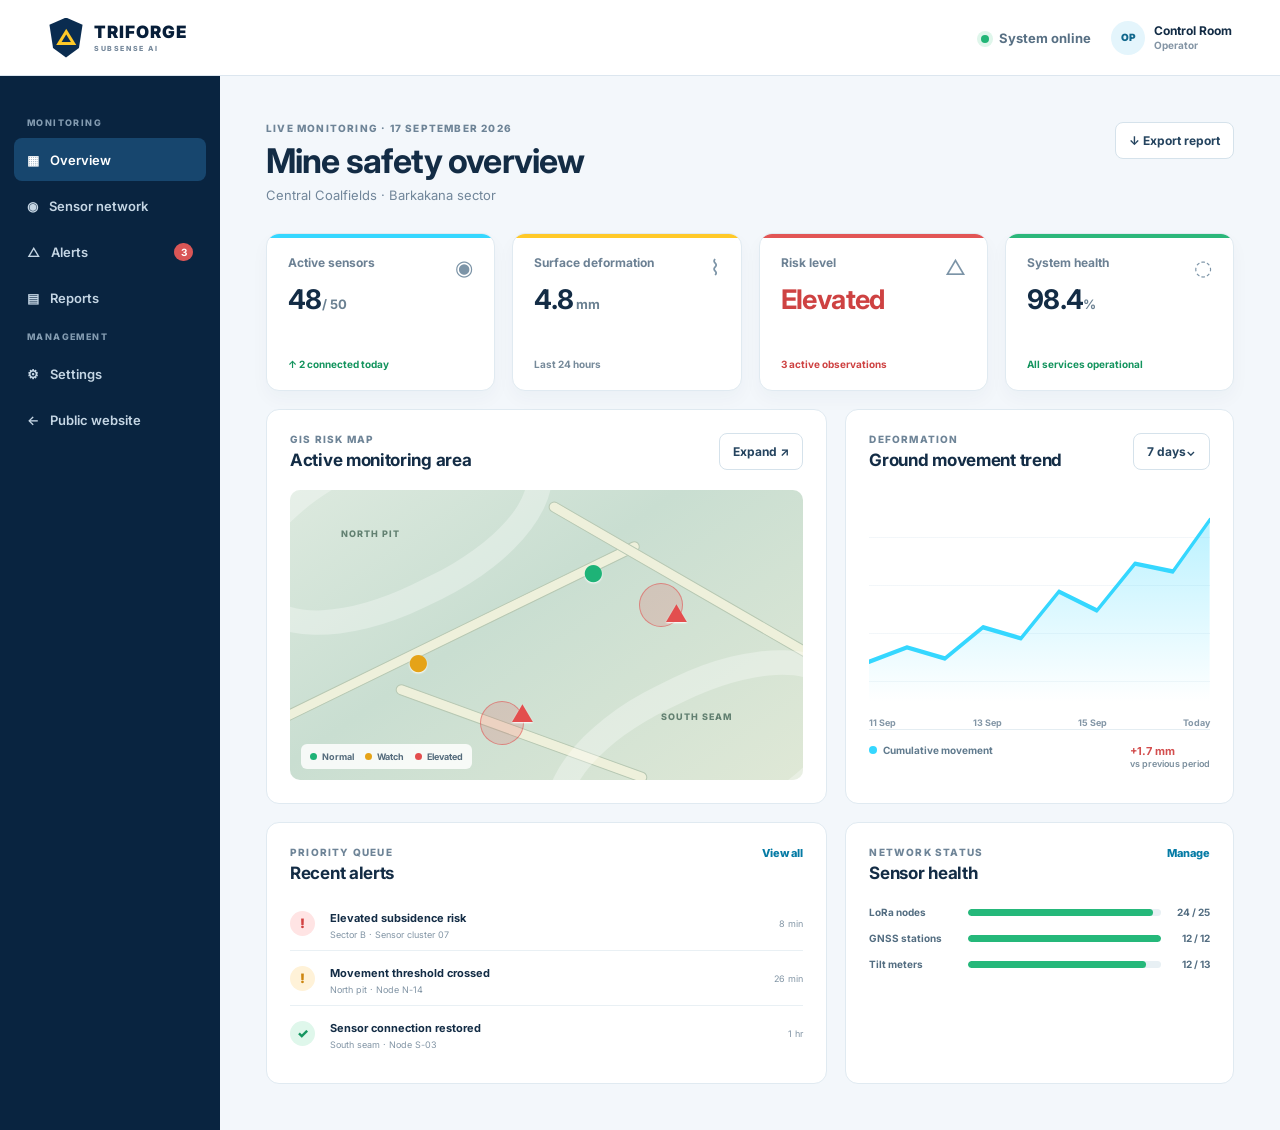
<file: dashboard.html>
<!DOCTYPE html>
<html lang="en">
<head>
    <meta charset="UTF-8">
    <meta name="viewport" content="width=device-width, initial-scale=1.0">
    <title>TRIFORGE | Live Mine Safety Dashboard</title>
    <link rel="preconnect" href="https://fonts.googleapis.com">
    <link rel="preconnect" href="https://fonts.gstatic.com" crossorigin>
    <link href="https://fonts.googleapis.com/css2?family=Inter:wght@400;500;600;700;800;900&display=swap" rel="stylesheet">
    <link rel="stylesheet" href="style.css">
</head>
<body class="dashboard-page">
    <header class="dashboard-header">
        <a class="dashboard-brand" href="index.html" aria-label="Back to TRIFORGE home">
            <span class="dashboard-brand__shield">△</span>
            <span><strong>TRIFORGE</strong><small>SUBSENSE AI</small></span>
        </a>
        <div class="dashboard-header__status"><span></span> System online</div>
        <button class="dashboard-menu" type="button" aria-label="Open dashboard menu">☰</button>
        <div class="dashboard-user"><span class="dashboard-avatar">OP</span><span>Control Room<br><small>Operator</small></span></div>
    </header>

    <main class="dashboard-shell">
        <aside class="dashboard-sidebar">
            <p>MONITORING</p>
            <a class="selected" href="#overview">▦ <span>Overview</span></a>
            <a href="#sensors">◉ <span>Sensor network</span></a>
            <a href="#alerts">△ <span>Alerts</span><b>3</b></a>
            <a href="#reports">▤ <span>Reports</span></a>
            <p>MANAGEMENT</p>
            <a href="#settings">⚙ <span>Settings</span></a>
            <a href="index.html">← <span>Public website</span></a>
        </aside>

        <section class="dashboard-main" id="overview">
            <div class="dashboard-title-row">
                <div><p class="eyebrow">LIVE MONITORING · 17 SEPTEMBER 2026</p><h1>Mine safety overview</h1><p class="subcopy">Central Coalfields · Barkakana sector</p></div>
                <button class="export-button">↓ <span>Export report</span></button>
            </div>

            <div class="metric-grid" id="sensors">
                <article class="metric-card accent-cyan"><span class="metric-icon">◉</span><p>Active sensors</p><strong>48<span>/ 50</span></strong><small class="positive">↑ 2 connected today</small></article>
                <article class="metric-card accent-yellow"><span class="metric-icon">⌇</span><p>Surface deformation</p><strong>4.8<span> mm</span></strong><small class="neutral">Last 24 hours</small></article>
                <article class="metric-card accent-red"><span class="metric-icon">△</span><p>Risk level</p><strong class="risk-text">Elevated</strong><small class="negative">3 active observations</small></article>
                <article class="metric-card accent-green"><span class="metric-icon">◌</span><p>System health</p><strong>98.4<span>%</span></strong><small class="positive">All services operational</small></article>
            </div>

            <div class="dashboard-grid">
                <article class="panel risk-map-panel">
                    <div class="panel-heading"><div><p class="eyebrow">GIS RISK MAP</p><h2>Active monitoring area</h2></div><button class="panel-action">Expand ↗</button></div>
                    <div class="mine-map" aria-label="Stylised mine risk map">
                        <span class="map-label label-north">NORTH PIT</span><span class="map-label label-south">SOUTH SEAM</span>
                        <span class="map-road road-one"></span><span class="map-road road-two"></span><span class="map-road road-three"></span>
                        <span class="risk-pulse pulse-one"></span><span class="risk-pulse pulse-two"></span>
                        <span class="map-pin pin-safe">●</span><span class="map-pin pin-watch">●</span><span class="map-pin pin-risk">▲</span><span class="map-pin pin-risk-two">▲</span>
                        <div class="map-legend"><span><i class="legend-safe"></i> Normal</span><span><i class="legend-watch"></i> Watch</span><span><i class="legend-risk"></i> Elevated</span></div>
                    </div>
                </article>
                <article class="panel trend-panel">
                    <div class="panel-heading"><div><p class="eyebrow">DEFORMATION</p><h2>Ground movement trend</h2></div><button class="range-button">7 days⌄</button></div>
                    <div class="chart"><div class="chart-grid"></div><svg viewBox="0 0 520 190" preserveAspectRatio="none" aria-label="Ground movement line chart"><defs><linearGradient id="chartFill" x1="0" x2="0" y1="0" y2="1"><stop offset="0" stop-color="#35d7ff" stop-opacity=".34"/><stop offset="1" stop-color="#35d7ff" stop-opacity="0"/></linearGradient></defs><path d="M0 154 L58 141 L116 151 L174 123 L232 133 L290 91 L348 108 L406 66 L464 73 L520 27 V190 H0 Z" fill="url(#chartFill)"/><path d="M0 154 L58 141 L116 151 L174 123 L232 133 L290 91 L348 108 L406 66 L464 73 L520 27" fill="none" stroke="#35d7ff" stroke-width="4" stroke-linecap="round" stroke-linejoin="round"/></svg><div class="chart-labels"><span>11 Sep</span><span>13 Sep</span><span>15 Sep</span><span>Today</span></div></div>
                    <div class="trend-footer"><span><i></i> Cumulative movement</span><strong>+1.7 mm <em>vs previous period</em></strong></div>
                </article>
                <article class="panel alert-panel" id="alerts"><div class="panel-heading"><div><p class="eyebrow">PRIORITY QUEUE</p><h2>Recent alerts</h2></div><a href="#alerts">View all</a></div><ul class="alert-list"><li><span class="alert-severity high">!</span><div><strong>Elevated subsidence risk</strong><p>Sector B · Sensor cluster 07</p></div><time>8 min</time></li><li><span class="alert-severity medium">!</span><div><strong>Movement threshold crossed</strong><p>North pit · Node N-14</p></div><time>26 min</time></li><li><span class="alert-severity low">✓</span><div><strong>Sensor connection restored</strong><p>South seam · Node S-03</p></div><time>1 hr</time></li></ul></article>
                <article class="panel sensor-panel"><div class="panel-heading"><div><p class="eyebrow">NETWORK STATUS</p><h2>Sensor health</h2></div><a href="#sensors">Manage</a></div><div class="sensor-bars"><div><span>LoRa nodes</span><b><i style="width:96%"></i></b><strong>24 / 25</strong></div><div><span>GNSS stations</span><b><i style="width:100%"></i></b><strong>12 / 12</strong></div><div><span>Tilt meters</span><b><i style="width:92%"></i></b><strong>12 / 13</strong></div></div></article>
            </div>
        </section>
    </main>
</body>
</html>
</file>
<file: style.css>
/* =========================================================
   TRIFORGE - INTELLIGENT MINE SAFEGUARD SYSTEM
   ========================================================= */

* {
    margin: 0;
    padding: 0;
    box-sizing: border-box;
}

html {
    scroll-behavior: smooth;
    scroll-padding-top: 75px;
}

body {
    font-family: "Inter", sans-serif;
    background: #eef3f7;
    color: #10243e;
    overflow-x: hidden;
}

a {
    text-decoration: none;
    color: inherit;
}

img {
    max-width: 100%;
    display: block;
}

/* =========================================================
   COLORS
   ========================================================= */

:root {
    --navy: #061a33;
    --navy-light: #0b2b50;
    --blue: #123f70;
    --cyan: #35d7ff;
    --yellow: #ffc928;
    --yellow-dark: #e9a900;
    --white: #ffffff;
    --light: #eef3f7;
    --text: #10243e;
    --muted: #66788c;
    --border: rgba(255, 255, 255, 0.15);
    --shadow: 0 20px 50px rgba(4, 25, 49, 0.15);
}

/* =========================================================
   NAVBAR
   ========================================================= */

.navbar {
    position: fixed;
    top: 0;
    left: 0;
    width: 100%;
    height: 75px;
    z-index: 1000;

    background: rgba(255, 255, 255, 0.92);
    backdrop-filter: blur(15px);

    border-bottom: 1px solid rgba(16, 36, 62, 0.08);
}

.nav-container {
    width: min(1200px, 92%);
    height: 100%;
    margin: auto;

    display: flex;
    align-items: center;
    justify-content: space-between;
    gap: 30px;
}

.triforge-nav-brand { display: flex; align-items: center; gap: 8px; margin-left: 0; color: #061a33; flex-shrink: 0; }
.triforge-nav-brand__mark { width: 34px; height: 38px; display: grid; place-items: center; background: #0a2d52; color: #ffc928; clip-path: polygon(50% 0, 94% 18%, 85% 76%, 50% 100%, 15% 76%, 6% 18%); font-size: 19px; font-weight: 900; }
.triforge-nav-brand strong { display: block; font-size: 16px; font-weight: 900; letter-spacing: .5px; line-height: 1; }.triforge-nav-brand strong span { color: #d99700; }.triforge-nav-brand small { display: block; margin-top: 4px; color: #64788c; font-size: 7px; font-weight: 800; letter-spacing: 1.2px; }


/* =========================================================
   NAVIGATION
   ========================================================= */

nav {
    display: flex;
    align-items: center;
    gap: 28px;
}

nav a {
    position: relative;
    color: #10243e;
    font-size: 14px;
    font-weight: 600;
    padding: 10px 0;
    transition: 0.3s ease;
}

nav a:hover,
nav a.active {
    color: var(--yellow-dark);
}

nav a.active::after {
    content: "";
    position: absolute;
    bottom: -4px;
    left: 0;
    width: 100%;
    height: 3px;
    border-radius: 5px;
    background: var(--yellow-dark);
}

/* =========================================================
   DASHBOARD BUTTON
   ========================================================= */

.dashboard-btn {
    display: flex;
    align-items: center;
    gap: 8px;

    background: var(--yellow);
    color: #071b32;

    padding: 13px 20px;
    border-radius: 12px;

    font-size: 14px;
    font-weight: 800;

    transition: 0.3s ease;
    box-shadow: 0 8px 20px rgba(255, 201, 40, 0.18);
}

.dashboard-btn:hover {
    transform: translateY(-3px);
    box-shadow: 0 12px 25px rgba(255, 201, 40, 0.3);
}

/* =========================================================
   HERO
   ========================================================= */

.hero {
    min-height: 700px;
    position: relative;

    display: flex;
    align-items: center;

    padding: 110px 5% 80px;

    background:
        linear-gradient(
            90deg,
            rgba(238, 243, 247, 0.96) 0%,
            rgba(238, 243, 247, 0.84) 45%,
            rgba(238, 243, 247, 0.35) 100%
        ),
        url("https://promfgmedia.com/images/PMI-Mining.jpg");

    background-size: cover;
    background-position: center;
    background-attachment: fixed;

    overflow: hidden;
}

.hero-overlay {
    position: absolute;
    inset: 0;

    background:
        radial-gradient(
            circle at 75% 45%,
            rgba(18, 63, 112, 0.06),
            transparent 40%
        );
}

.hero-content {
    width: min(1200px, 100%);
    margin: auto;

    position: relative;
    z-index: 2;

    display: grid;
    grid-template-columns: 1.1fr 0.9fr;
    align-items: center;
    gap: 50px;
}

.hero-left {
    max-width: 720px;
}

.badge {
    display: inline-block;

    background: var(--yellow);
    color: #091d35;

    padding: 9px 17px;
    border-radius: 30px;

    font-size: 12px;
    font-weight: 900;
    letter-spacing: 1px;

    margin-bottom: 20px;
}

.hero h1 {
    color: #061a33;
    font-size: clamp(42px, 5vw, 70px);
    line-height: 1.02;
    font-weight: 900;
    letter-spacing: -2px;
}

.hero h1 span {
    display: block;
    color: #123f70;
}

.hero h2 {
    margin-top: 25px;

    color: #0b2b50;

    font-size: 23px;
    line-height: 1.4;
}

.hero p {
    margin-top: 20px;

    max-width: 650px;

    color: #2c4258;

    font-size: 16px;
    line-height: 1.8;
}

/* =========================================================
   HERO BUTTONS
   ========================================================= */

.hero-buttons {
    display: flex;
    gap: 15px;
    margin-top: 30px;
    flex-wrap: wrap;
}

.primary-btn,
.secondary-btn {
    display: inline-flex;
    align-items: center;
    justify-content: center;

    padding: 14px 24px;

    border-radius: 30px;

    font-size: 14px;
    font-weight: 800;

    transition: 0.3s ease;
}

.primary-btn {
    background: var(--yellow);
    color: #071b32;
}

.primary-btn:hover {
    transform: translateY(-4px);
    box-shadow: 0 12px 25px rgba(255, 201, 40, 0.3);
}

.secondary-btn {
    border: 1.5px solid var(--navy);
    color: var(--navy);
}

.secondary-btn:hover {
    background: var(--navy);
    color: white;
}

/* =========================================================
   HERO VISUAL
   ========================================================= */

.hero-visual {
    display: flex;
    justify-content: center;
    align-items: center;
}

.mine-icon {
    width: 450px;
    height: 400px;
    position: relative;

    border-radius: 30px;

    background:
        linear-gradient(
            145deg,
            rgba(9, 48, 83, 0.9),
            rgba(2, 18, 35, 0.85)
        );

    border: 1px solid rgba(53, 215, 255, 0.2);

    box-shadow:
        0 30px 80px rgba(0, 0, 0, 0.4),
        inset 0 0 50px rgba(53, 215, 255, 0.05);

    overflow: hidden;
}

/* mountains */

.mountain {
    position: absolute;
    bottom: -30px;

    width: 0;
    height: 0;

    border-left: 170px solid transparent;
    border-right: 170px solid transparent;
    border-bottom: 220px solid #102e4e;
}

.mountain-one {
    left: -50px;
}

.mountain-two {
    right: -50px;
    border-bottom-color: #0b2440;
}

/* sensors */

.sensor {
    position: absolute;

    width: 55px;
    height: 55px;

    display: flex;
    align-items: center;
    justify-content: center;

    border-radius: 50%;

    background: var(--yellow);

    font-size: 24px;

    box-shadow:
        0 0 0 8px rgba(255, 201, 40, 0.08),
        0 0 25px rgba(255, 201, 40, 0.3);

    animation: sensorPulse 2s infinite;
}

.sensor-one {
    left: 80px;
    bottom: 100px;
}

.sensor-two {
    right: 90px;
    bottom: 135px;
    animation-delay: 0.7s;
}

@keyframes sensorPulse {
    0%,
    100% {
        transform: scale(1);
    }

    50% {
        transform: scale(1.08);
    }
}

/* drone */

.drone {
    position: absolute;
    right: 35px;
    top: 45px;

    font-size: 45px;

    animation: droneFloat 3s ease-in-out infinite;
}

@keyframes droneFloat {
    0%,
    100% {
        transform: translateY(0);
    }

    50% {
        transform: translateY(-15px);
    }
}

/* warning */

.warning-box {
    position: absolute;
    left: 30px;
    top: 35px;

    display: flex;
    align-items: center;
    gap: 12px;

    padding: 13px 17px;

    border-radius: 12px;

    background: rgba(10, 24, 42, 0.92);

    border: 1px solid rgba(255, 201, 40, 0.4);

    color: white;
}

.warning-box > span {
    font-size: 25px;
    color: var(--yellow);
}

.warning-box strong {
    display: block;
    color: var(--yellow);
    font-size: 12px;
}

.warning-box small {
    display: block;
    margin-top: 4px;
    color: #b8c7d5;
    font-size: 9px;
}

/* =========================================================
   QUICK FEATURES
   ========================================================= */

.quick-features {
    position: relative;
    z-index: 5;

    width: min(1150px, 92%);
    margin: -45px auto 0;

    display: grid;
    grid-template-columns: repeat(4, 1fr);
    gap: 15px;

    padding: 22px;

    background: rgba(5, 28, 53, 0.96);

    border: 1px solid rgba(53, 215, 255, 0.3);

    border-radius: 22px;

    box-shadow: var(--shadow);
}

.quick-card {
    text-align: center;

    padding: 25px 15px;

    border-radius: 15px;

    transition: 0.3s ease;
}

.quick-card:hover {
    background: rgba(255, 255, 255, 0.05);
    transform: translateY(-5px);
}

.quick-icon {
    width: 55px;
    height: 55px;

    display: flex;
    align-items: center;
    justify-content: center;

    margin: 0 auto 15px;

    border-radius: 50%;

    background: var(--yellow);

    font-size: 25px;
}

.quick-card h3 {
    color: white;
    font-size: 16px;
    margin-bottom: 10px;
}

.quick-card p {
    color: #aebfd0;
    font-size: 12px;
    line-height: 1.6;
}

/* =========================================================
   SECTION COMMON
   ========================================================= */

.section-label {
    display: inline-block;

    color: #d99c00;

    font-size: 12px;
    font-weight: 900;

    letter-spacing: 2px;

    margin-bottom: 12px;
}

.section-heading {
    text-align: center;
    margin-bottom: 50px;
}

.section-heading h2 {
    font-size: 42px;
    font-weight: 900;
}

.section-heading h2 span {
    color: #dca500;
}

.section-heading p {
    color: var(--muted);
    margin-top: 12px;
}

/* =========================================================
   ABOUT
   ========================================================= */

.about-section {
    width: min(1150px, 92%);
    margin: 100px auto;

    display: grid;
    grid-template-columns: 0.9fr 1.1fr;

    gap: 70px;

    align-items: center;
}

.about-image {
    min-height: 390px;
}

.mine-display {
    height: 390px;

    position: relative;
    overflow: hidden;

    border-radius: 25px;

    background:
        linear-gradient(
            145deg,
            #173a5d,
            #071a30
        );

    box-shadow: var(--shadow);
}

.display-top {
    display: flex;
    justify-content: space-between;

    padding: 20px;

    color: #d4e2ee;

    font-size: 10px;
    font-weight: 800;
}

.display-top span:first-child {
    color: #61e6a4;
}

.fake-map {
    position: absolute;
    left: 25px;
    right: 25px;
    bottom: 25px;
    top: 75px;

    border-radius: 15px;

    overflow: hidden;

    background:
        linear-gradient(
            135deg,
            #31556c,
            #1b4354,
            #0d3041
        );
}

.map-grid {
    position: absolute;
    inset: 0;

    background-image:
        linear-gradient(
            rgba(255,255,255,0.08) 1px,
            transparent 1px
        ),
        linear-gradient(
            90deg,
            rgba(255,255,255,0.08) 1px,
            transparent 1px
        );

    background-size: 35px 35px;
}

.risk-zone {
    position: absolute;

    width: 170px;
    height: 170px;

    left: 35%;
    top: 20%;

    border-radius: 50%;

    background:
        radial-gradient(
            circle,
            rgba(255, 52, 52, 0.7),
            rgba(255, 201, 40, 0.35),
            transparent 70%
        );

    animation: riskPulse 2s infinite;
}

@keyframes riskPulse {
    0%,
    100% {
        transform: scale(0.95);
        opacity: 0.7;
    }

    50% {
        transform: scale(1.08);
        opacity: 1;
    }
}

.map-point {
    position: absolute;

    width: 12px;
    height: 12px;

    background: var(--cyan);

    border-radius: 50%;

    box-shadow: 0 0 15px var(--cyan);
}

.point-1 {
    left: 20%;
    top: 40%;
}

.point-2 {
    left: 65%;
    top: 60%;
}

.point-3 {
    left: 75%;
    top: 25%;
}

.risk-card {
    position: absolute;

    left: 45px;
    top: 95px;

    z-index: 3;

    background: white;

    padding: 12px 16px;

    border-radius: 10px;

    box-shadow: 0 10px 30px rgba(0,0,0,0.25);
}

.risk-card span {
    display: block;

    color: #e52d2d;

    font-size: 10px;
    font-weight: 900;
}

.risk-card strong {
    display: block;

    margin-top: 5px;

    color: #172a40;

    font-size: 12px;
}

.risk-card small {
    color: #e52d2d;
    font-size: 9px;
}

/* about text */

.about-content h2 {
    font-size: 43px;
    line-height: 1.1;
    font-weight: 900;
}

.about-content h2 span {
    color: #dca500;
}

.about-content p {
    color: var(--muted);

    margin-top: 18px;

    line-height: 1.8;
    font-size: 15px;
}

.about-stats {
    display: grid;
    grid-template-columns: repeat(4, 1fr);

    margin-top: 30px;

    gap: 10px;
}

.about-stats div {
    padding: 15px 8px;

    text-align: center;

    border-right: 1px solid #d5dde5;
}

.about-stats div:last-child {
    border-right: none;
}

.about-stats strong {
    display: block;

    font-size: 18px;

    color: #0d3157;
}

.about-stats span {
    font-size: 9px;
    color: var(--muted);
}

/* =========================================================
   WORKFLOW
   ========================================================= */

.workflow-section {
    padding: 100px 5%;

    background: #e3eaf0;
}

.workflow {
    width: min(1150px, 100%);
    margin: auto;

    display: flex;
    align-items: stretch;
    justify-content: center;
}

.workflow-card {
    width: 230px;

    background: white;

    border-radius: 18px;

    padding: 25px 20px;

    position: relative;

    box-shadow: 0 10px 30px rgba(9, 35, 59, 0.08);

    transition: 0.3s ease;
}

.workflow-card:hover {
    transform: translateY(-8px);
}

.workflow-number {
    position: absolute;

    right: 18px;
    top: 15px;

    color: #dfe6ed;

    font-size: 25px;
    font-weight: 900;
}

.workflow-icon {
    font-size: 30px;
    margin-bottom: 15px;
}

.workflow-card h3 {
    color: #0c3158;
    font-size: 19px;
}

.workflow-card p {
    color: var(--muted);

    font-size: 12px;

    line-height: 1.6;

    margin-top: 10px;
}

.workflow-line {
    width: 40px;

    height: 3px;

    background: var(--yellow);

    align-self: center;
}

/* =========================================================
   TEAM
   ========================================================= */

.team-section {
    padding: 100px 5%;
}

.team-container {
    width: min(1050px, 100%);
    margin: auto;

    display: grid;
    grid-template-columns: repeat(3, 1fr);

    gap: 25px;
}

.team-card {
    background: white;

    border-radius: 22px;

    padding: 30px 25px;

    text-align: center;

    box-shadow: 0 15px 40px rgba(7, 32, 56, 0.1);

    transition: 0.35s ease;

    border: 1px solid transparent;
}

.team-card:hover {
    transform: translateY(-10px);

    border-color: var(--yellow);

    box-shadow:
        0 20px 45px rgba(7, 32, 56, 0.16);
}

.member-photo {
    width: 135px;
    height: 135px;

    margin: auto;

    border-radius: 50%;

    padding: 5px;

    background: var(--yellow);
}

.member-photo img {
    width: 100%;
    height: 100%;

    object-fit: cover;

    border-radius: 50%;

    background: #dbe5ed;
}

.member-photo a {
    display: block;
    width: 100%;
    height: 100%;
    border-radius: inherit;
}

.team-card h3 {
    margin-top: 20px;

    color: #0b2d52;

    font-size: 19px;
}

.role {
    display: inline-block;

    margin-top: 10px;

    padding: 6px 15px;

    border-radius: 20px;

    font-size: 10px;
    font-weight: 800;
}

.hardware {
    background: #fff1b8;
    color: #986d00;
}

.hardware-software {
    background: #d9f2ff;
    color: #08709c;
}

.uiux {
    background: #ffe1eb;
    color: #b72d65;
}

.team-card p {
    color: var(--muted);

    font-size: 12px;

    line-height: 1.6;

    margin-top: 15px;
}

.skills {
    display: flex;

    justify-content: center;

    gap: 7px;

    flex-wrap: wrap;

    margin-top: 20px;
}

.skills span {
    padding: 6px 9px;

    background: #f1f5f8;

    border-radius: 7px;

    font-size: 9px;

    color: #52667b;
}

/* =========================================================
   INFORMATION / IMPACT
   ========================================================= */

.information-section {
    padding: 80px 5%;

    background: #071d35;
}

.info-grid {
    width: min(1150px, 100%);
    margin: auto;

    display: grid;
    grid-template-columns: repeat(3, 1fr);

    gap: 20px;
}

.info-card {
    border-radius: 20px;

    padding: 30px;

    color: white;

    min-height: 350px;

    border: 1px solid rgba(255,255,255,0.08);

    transition: 0.3s ease;
}

.info-card:hover {
    transform: translateY(-7px);
}

.uniqueness {
    background: linear-gradient(145deg, #0c3b6a, #09294a);
}

.key-features {
    background: linear-gradient(145deg, #075c4b, #063d35);
}

.impact {
    background: linear-gradient(145deg, #58391b, #382512);
}

.info-title {
    display: flex;
    align-items: center;
    gap: 12px;

    margin-bottom: 25px;
}

.info-title:first-letter {
    font-size: 25px;
}

.info-title h2 {
    font-size: 21px;
}

.info-card ul {
    list-style: none;
}

.info-card li {
    position: relative;

    padding-left: 28px;

    margin: 18px 0;

    color: #c5d4e1;

    font-size: 12px;

    line-height: 1.5;
}

.info-card li::before {
    content: "✓";

    position: absolute;
    left: 0;

    width: 19px;
    height: 19px;

    display: flex;
    align-items: center;
    justify-content: center;

    border-radius: 50%;

    background: rgba(255,255,255,0.15);

    color: var(--yellow);

    font-weight: 900;
}

.impact-item {
    display: flex;

    gap: 15px;

    margin-bottom: 22px;
}

.impact-item > span {
    font-size: 23px;
}

.impact-item strong {
    color: var(--yellow);
    font-size: 13px;
}

.impact-item p {
    margin-top: 4px;

    color: #c9d4df;

    font-size: 10px;

    line-height: 1.5;
}

/* =========================================================
   TECHNOLOGY
   ========================================================= */

.technology-section {
    padding: 100px 5%;
}

.technology-grid {
    width: min(1050px, 100%);
    margin: auto;

    display: grid;

    grid-template-columns: repeat(3, 1fr);

    gap: 20px;
}

.technology-card {
    padding: 28px;

    background: white;

    border-radius: 18px;

    text-align: center;

    border: 1px solid #dce4eb;

    transition: 0.3s ease;
}

.technology-card:hover {
    transform: translateY(-7px);

    border-color: var(--yellow);

    box-shadow: var(--shadow);
}

.technology-card > span {
    display: flex;

    align-items: center;
    justify-content: center;

    width: 60px;
    height: 60px;

    margin: auto;

    border-radius: 50%;

    background: #eef5fa;

    font-size: 28px;
}

.technology-card h3 {
    margin-top: 15px;

    color: #0b3159;

    font-size: 17px;
}

.technology-card p {
    margin-top: 7px;

    color: var(--muted);

    font-size: 11px;
}

/* =========================================================
   MENTORS
   ========================================================= */

.mentor-section {
    background: #edf2f6;
}

.mentor-container {
    width: min(800px, 100%);
    margin: auto;

    display: grid;

    grid-template-columns: repeat(2, 1fr);

    gap: 25px;
}

.mentor-card {
    display: flex;

    align-items: center;

    gap: 20px;

    padding: 22px;

    background: white;

    border-radius: 20px;

    box-shadow: 0 10px 30px rgba(7, 32, 56, 0.1);

    transition: 0.3s ease;
}

.mentor-card:hover {
    transform: translateY(-6px);
}

.mentor-card img {
    width: 95px;
    height: 95px;

    object-fit: cover;

    border-radius: 50%;

    border: 4px solid var(--yellow);
}

.mentor-card h3 {
    color: #0a3159;

    font-size: 18px;
}

.mentor-card p {
    margin-top: 5px;

    color: var(--muted);

    font-size: 12px;
}

.linkedin {
    display: inline-block;

    margin-top: 10px;

    color: #1266a0;

    font-size: 11px;
    font-weight: 800;
}

/* =========================================================
   DASHBOARD CTA
   ========================================================= */

.dashboard-section {
    padding: 110px 5%;

    text-align: center;

    background:
        radial-gradient(
            circle at center,
            #123e68,
            #061a32 65%
        );

    color: white;
}

.dashboard-content {
    width: min(700px, 100%);
    margin: auto;
}

.dashboard-content .section-label {
    color: var(--yellow);
}

.dashboard-content h2 {
    font-size: 46px;
    line-height: 1.1;
}

.dashboard-content h2 span {
    color: var(--yellow);
}

.dashboard-content p {
    margin: 20px auto 30px;

    max-width: 600px;

    color: #bdccda;

    line-height: 1.7;
}

.dashboard-actions {
    display: flex;
    justify-content: center;
    align-items: center;
    flex-wrap: wrap;
    gap: 14px;
}

.whatsapp-btn {
    display: inline-flex;
    align-items: center;
    justify-content: center;
    gap: 8px;

    padding: 13px 20px;
    border-radius: 12px;

    background: #25d366;
    color: #ffffff;

    font-size: 14px;
    font-weight: 800;

    box-shadow: 0 8px 20px rgba(37, 211, 102, 0.22);
    transition: 0.3s ease;
}

.whatsapp-btn:hover {
    transform: translateY(-3px);
    background: #1ebd5a;
    box-shadow: 0 12px 25px rgba(37, 211, 102, 0.32);
}

.whatsapp-btn svg {
    width: 20px;
    height: 20px;
    fill: currentColor;
    flex-shrink: 0;
}

/* =========================================================
   FOOTER
   ========================================================= */

footer {
    background: #031426;

    color: white;
}

.footer-main {
    width: min(1150px, 92%);
    margin: auto;

    padding: 60px 0;

    display: grid;

    grid-template-columns: 2fr 1fr 1fr 1fr;

    gap: 40px;
}

.footer-logo {
    display: flex;
    align-items: center;
    gap: 12px;
}

.mini-logo {
    width: 48px;
    height: 48px;

    display: flex;
    align-items: center;
    justify-content: center;

    border-radius: 12px;

    background: var(--yellow);

    color: #061a33;

    font-size: 24px;
}

.footer-logo strong {
    display: block;

    font-size: 23px;
}

.footer-logo small {
    display: block;

    margin-top: 4px;

    color: #8fa6bc;

    font-size: 7px;

    letter-spacing: 1.5px;
}

.footer-brand > p {
    max-width: 280px;

    margin-top: 18px;

    color: #8fa6bc;

    font-size: 12px;

    line-height: 1.7;
}

.footer-links {
    display: flex;

    flex-direction: column;

    gap: 12px;
}

.footer-links h3 {
    color: var(--yellow);

    font-size: 14px;

    margin-bottom: 5px;
}

.footer-links a,
.footer-links span {
    color: #9fb1c2;

    font-size: 11px;

    transition: 0.2s ease;
}

.footer-links a:hover {
    color: white;
    transform: translateX(4px);
}

.footer-bottom {
    border-top: 1px solid rgba(255,255,255,0.08);

    width: min(1150px, 92%);
    margin: auto;

    padding: 20px 0;

    display: flex;

    justify-content: space-between;

    gap: 20px;

    color: #71869a;

    font-size: 9px;
}

/* =========================================================
   SCROLL ANIMATION
   ========================================================= */

.reveal {
    opacity: 0;

    transform: translateY(35px);

    transition:
        opacity 0.8s ease,
        transform 0.8s ease;
}

.reveal.show {
    opacity: 1;

    transform: translateY(0);
}

/* =========================================================
   RESPONSIVE - TABLET
   ========================================================= */

@media (max-width: 1000px) {

    nav {
        gap: 18px;
    }

    nav a {
        font-size: 12px;
    }

    .hero-content {
        grid-template-columns: 1fr;
    }

    .hero-left {
        text-align: center;
        margin: auto;
    }

    .hero p {
        margin-left: auto;
        margin-right: auto;
    }

    .hero-buttons {
        justify-content: center;
    }

    .hero-visual {
        display: none;
    }

    .quick-features {
        grid-template-columns: repeat(2, 1fr);
    }

    .about-section {
        grid-template-columns: 1fr;
    }

    .about-content {
        text-align: center;
    }

    .team-container {
        grid-template-columns: repeat(3, 1fr);
    }

    .info-grid {
        grid-template-columns: 1fr;
    }

    .technology-grid {
        grid-template-columns: repeat(2, 1fr);
    }

    .footer-main {
        grid-template-columns: 2fr 1fr 1fr;
    }

}

/* =========================================================
   RESPONSIVE - MOBILE
   ========================================================= */

@media (max-width: 700px) {

    .navbar {
        height: 65px;
    }

    .nav-container {
        justify-content: center;
    }

    nav,
    .dashboard-btn {
        display: none;
    }

    .hero {
        min-height: 720px;

        padding:
            90px 6%
            70px;
    }

    .hero h1 {
        font-size: 42px;
    }

    .hero h2 {
        font-size: 18px;
    }

    .hero p {
        font-size: 13px;
    }

    .quick-features {
        grid-template-columns: 1fr;

        margin-top: -25px;

        padding: 15px;
    }

    .about-section {
        margin: 70px auto;
    }

    .about-image {
        min-height: 300px;
    }

    .mine-display {
        height: 300px;
    }

    .about-content h2 {
        font-size: 34px;
    }

    .about-stats {
        grid-template-columns: repeat(2, 1fr);
    }

    .about-stats div {
        border-right: none;
        border-bottom: 1px solid #d5dde5;
    }

    .workflow-section {
        padding: 70px 6%;
    }

    .workflow {
        flex-direction: column;

        align-items: center;

        gap: 15px;
    }

    .workflow-card {
        width: 100%;
    }

    .workflow-line {
        width: 3px;
        height: 25px;
    }

    .section-heading h2 {
        font-size: 32px;
    }

    .team-container {
        grid-template-columns: 1fr;
    }

    .technology-grid {
        grid-template-columns: 1fr;
    }

    .mentor-container {
        grid-template-columns: 1fr;
    }

    .mentor-card {
        flex-direction: column;

        text-align: center;
    }

    .dashboard-content h2 {
        font-size: 35px;
    }

    .footer-main {
        grid-template-columns: 1fr 1fr;
    }

    .footer-brand {
        grid-column: 1 / -1;
    }

    .footer-bottom {
        flex-direction: column;

        text-align: center;
    }

}

/* =========================================================
   SMALL MOBILE
   ========================================================= */

@media (max-width: 420px) {

    .hero h1 {
        font-size: 35px;
    }

    .hero-buttons {
        flex-direction: column;
    }

    .primary-btn,
    .secondary-btn {
        width: 100%;
    }

    .footer-main {
        grid-template-columns: 1fr;
    }

}

/* =========================================================
   LIVE DASHBOARD
   ========================================================= */
.dashboard-page { min-height: 100vh; background: #f3f7fb; color: #132c45; }
.dashboard-header { height: 76px; padding: 0 clamp(18px, 4vw, 48px); display: flex; align-items: center; justify-content: space-between; gap: 20px; background: #fff; border-bottom: 1px solid #dce6ef; position: sticky; top: 0; z-index: 10; }
.dashboard-brand { display: flex; align-items: center; gap: 10px; color: #071e39; letter-spacing: 1px; }
.dashboard-brand__shield { width: 36px; height: 40px; display: grid; place-items: center; background: #0a2c50; clip-path: polygon(50% 0, 96% 18%, 86% 76%, 50% 100%, 14% 76%, 4% 18%); color: #ffc928; font-size: 21px; font-weight: 900; }
.dashboard-brand strong { display: block; font-size: 17px; font-weight: 900; }.dashboard-brand small { display: block; color: #75889b; font-size: 7px; font-weight: 800; letter-spacing: 1.6px; margin-top: 2px; }
.dashboard-header__status { margin-left: auto; color: #587084; font-size: 13px; font-weight: 700; }.dashboard-header__status span { width: 8px; height: 8px; display: inline-block; background: #21b576; border-radius: 50%; margin-right: 7px; box-shadow: 0 0 0 4px #dff6eb; }
.dashboard-user { display: flex; align-items: center; gap: 9px; font-size: 12px; font-weight: 700; line-height: 1.15; }.dashboard-user small { color: #8495a5; font-size: 10px; }.dashboard-avatar { width: 34px; height: 34px; display: grid; place-items: center; border-radius: 50%; background: #e4f5fc; color: #12688d; font-size: 10px; font-weight: 900; }.dashboard-menu { display: none; border: 0; background: #eff5f9; color: #193b5b; width: 39px; height: 39px; border-radius: 9px; font-size: 20px; }
.dashboard-shell { min-height: calc(100vh - 76px); display: grid; grid-template-columns: 220px minmax(0, 1fr); }.dashboard-sidebar { padding: 29px 14px; background: #092440; color: #c5d6e4; }.dashboard-sidebar p { margin: 12px 13px 10px; color: #839bb0; font-size: 9px; font-weight: 800; letter-spacing: 1.4px; }.dashboard-sidebar a { min-height: 43px; display: flex; align-items: center; gap: 11px; padding: 0 13px; margin: 3px 0; border-radius: 8px; font-size: 13px; font-weight: 600; }.dashboard-sidebar a.selected, .dashboard-sidebar a:hover { color: #fff; background: #17466e; }.dashboard-sidebar b { margin-left: auto; min-width: 19px; padding: 3px 5px; border-radius: 10px; text-align: center; background: #d95656; color: #fff; font-size: 10px; }
.dashboard-main { width: min(1420px, 100%); padding: clamp(25px, 4vw, 46px); margin: 0 auto; }.dashboard-title-row, .panel-heading { display: flex; align-items: flex-start; justify-content: space-between; gap: 15px; }.eyebrow { color: #6e8497; font-size: 10px; font-weight: 800; letter-spacing: 1.2px; }.dashboard-title-row h1 { margin-top: 6px; font-size: clamp(25px, 3vw, 34px); letter-spacing: -.9px; }.subcopy { margin-top: 6px; color: #71869a; font-size: 13px; }.export-button, .panel-action, .range-button { border: 1px solid #d5e2eb; background: #fff; color: #25445f; border-radius: 8px; padding: 10px 13px; font: 700 12px Inter, sans-serif; }.export-button:hover, .panel-action:hover { border-color: #35bfe4; color: #08799f; }
.metric-grid { display: grid; grid-template-columns: repeat(4, 1fr); gap: 17px; margin: 30px 0 18px; }.metric-card { min-height: 158px; position: relative; padding: 21px; overflow: hidden; border: 1px solid #e0eaf1; border-radius: 13px; background: #fff; box-shadow: 0 8px 18px rgba(21, 59, 91, .035); }.metric-card::before { content: ''; position: absolute; left: 0; top: 0; height: 4px; width: 100%; }.accent-cyan::before { background:#35d7ff }.accent-yellow::before { background:#ffc928 }.accent-red::before { background:#e25555 }.accent-green::before { background:#2bb77a }.metric-icon { float: right; color: #7c94a7; font-size: 21px; }.metric-card p { color: #6c8194; font-size: 12px; font-weight: 700; }.metric-card strong { display: block; margin-top: 13px; font-size: 27px; letter-spacing: -.6px; }.metric-card strong span { font-size: 13px; color: #6b8192; letter-spacing: 0; }.metric-card small { position: absolute; bottom: 20px; font-size: 10px; font-weight: 700; }.positive { color: #14945e; }.negative, .risk-text { color: #ce4242; }.neutral { color: #768a9a; }
.dashboard-grid { display: grid; grid-template-columns: minmax(0, 1.3fr) minmax(330px, .9fr); gap: 18px; }.panel { min-width: 0; padding: 23px; background: #fff; border: 1px solid #e0eaf1; border-radius: 13px; }.panel-heading h2 { margin-top: 5px; font-size: 17px; letter-spacing: -.3px; }.panel-heading a { color: #057ba5; font-size: 11px; font-weight: 800; }.mine-map { height: 290px; position: relative; margin-top: 20px; overflow: hidden; border-radius: 10px; background: linear-gradient(145deg, #dce9de, #c9ded1 42%, #dfe8d6); }.mine-map::before, .mine-map::after { content: ''; position: absolute; width: 55%; height: 42%; border: 26px solid rgba(255,255,255,.31); border-radius: 47%; transform: rotate(-26deg); }.mine-map::before { top: -18%; left: -12%; }.mine-map::after { right: -13%; bottom: -23%; }.map-road { position: absolute; height: 11px; background: #eef0db; border: 1px solid #b7c8b3; border-radius: 30px; transform: rotate(-26deg); }.road-one { width: 80%; left: -8%; top: 48%; }.road-two { width: 68%; right: -14%; top: 33%; transform: rotate(30deg); }.road-three { width: 52%; left: 19%; bottom: 14%; transform: rotate(20deg); }.map-label { position: absolute; color: #628071; font-size: 9px; font-weight: 800; letter-spacing: 1px; }.label-north { top: 13%; left: 10%; }.label-south { bottom: 20%; right: 14%; }.map-pin { position: absolute; z-index: 2; font-size: 23px; text-shadow: 0 1px 2px #fff; }.pin-safe { color: #1eb377; top: 24%; left: 57%; }.pin-watch { color: #e5a318; top: 55%; left: 23%; }.pin-risk, .pin-risk-two { color: #e34e4e; }.pin-risk { top: 38%; left: 73%; }.pin-risk-two { bottom: 18%; left: 43%; }.risk-pulse { position: absolute; z-index: 1; width: 44px; height: 44px; background: rgba(226, 78, 78, .18); border: 1px solid rgba(226,78,78,.55); border-radius: 50%; animation: mapPulse 2s infinite; }.pulse-one { top: 32%; left: 68%; }.pulse-two { bottom: 12%; left: 37%; animation-delay: .7s; }.map-legend { position: absolute; z-index: 3; bottom: 11px; left: 11px; display: flex; gap: 11px; padding: 7px 9px; border-radius: 6px; background: rgba(255,255,255,.83); color: #536a7b; font-size: 9px; font-weight: 700; }.map-legend i { width: 7px; height: 7px; display: inline-block; border-radius: 50%; margin-right: 3px; }.legend-safe { background:#1eb377 }.legend-watch { background:#e5a318 }.legend-risk { background:#e34e4e }
.chart { height: 239px; position: relative; margin-top: 20px; }.chart-grid { position: absolute; inset: 0 0 27px; background: repeating-linear-gradient(to bottom, transparent 0, transparent 47px, #e6eef4 48px); }.chart svg { position: absolute; width: 100%; height: calc(100% - 27px); }.chart-labels { position: absolute; bottom: 1px; width: 100%; display: flex; justify-content: space-between; color: #8396a6; font-size: 9px; font-weight: 700; }.trend-footer { padding-top: 14px; border-top: 1px solid #e4edf2; display: flex; justify-content: space-between; gap: 10px; color: #617b8e; font-size: 10px; font-weight: 700; }.trend-footer i { width: 8px; height: 8px; display: inline-block; margin-right: 4px; border-radius: 50%; background: #35d7ff; }.trend-footer strong { color: #d34e4e; font-size: 11px; }.trend-footer em { display: block; color: #7a8e9d; font-size: 9px; font-style: normal; font-weight: 600; text-align: right; }
.alert-panel, .sensor-panel { min-height: 211px; }.alert-list { margin-top: 13px; list-style: none; }.alert-list li { display: grid; grid-template-columns: 30px 1fr auto; gap: 10px; align-items: center; padding: 10px 0; border-bottom: 1px solid #e9f0f4; }.alert-list li:last-child { border-bottom: 0; }.alert-severity { width: 25px; height: 25px; display: grid; place-items: center; border-radius: 50%; font-size: 13px; font-weight: 900; }.high { background: #ffe4e4; color: #d24141; }.medium { background: #fff2d8; color: #cd8610; }.low { background: #dff7eb; color: #159660; }.alert-list strong { font-size: 11px; }.alert-list p, .alert-list time { margin-top: 3px; color: #8295a5; font-size: 9px; }.alert-list time { margin-top: 0; }.sensor-bars { margin-top: 23px; }.sensor-bars div { display: grid; grid-template-columns: 90px 1fr 40px; gap: 9px; align-items: center; margin: 14px 0; color: #536d81; font-size: 10px; font-weight: 700; }.sensor-bars b { height: 7px; overflow: hidden; border-radius: 5px; background: #e8f0f4; }.sensor-bars i { height: 100%; display: block; border-radius: inherit; background: #25b87a; }.sensor-bars strong { font-size: 10px; text-align: right; }
@keyframes mapPulse { 50% { transform: scale(1.35); opacity: .35; } }

@media (max-width: 700px) {
    .navbar { height: 64px; }
    .nav-container { height: 100%; gap: 10px; }
    .triforge-nav-brand { margin-left: 0; gap: 5px; }
    .triforge-nav-brand__mark { width: 26px; height: 31px; font-size: 16px; }
    .triforge-nav-brand strong { font-size: 12px; }
    .hero { padding-top: 90px; }

    .dashboard-header { height: 64px; padding: 0 16px; }.dashboard-header__status, .dashboard-user > span:last-child { display: none; }.dashboard-avatar { width: 31px; height: 31px; }.dashboard-menu { display: block; order: 3; }.dashboard-user { order: 2; margin-left: auto; }.dashboard-shell { display: block; min-height: calc(100vh - 64px); }.dashboard-sidebar { display: flex; position: sticky; top: 64px; z-index: 4; overflow-x: auto; gap: 6px; padding: 8px 13px; white-space: nowrap; }.dashboard-sidebar p, .dashboard-sidebar a:nth-of-type(n+5) { display: none; }.dashboard-sidebar a { min-height: 34px; margin: 0; padding: 0 10px; font-size: 11px; }.dashboard-sidebar a b { display: none; }.dashboard-main { padding: 23px 16px 35px; }.dashboard-title-row { align-items: center; }.dashboard-title-row h1 { font-size: 25px; }.subcopy { font-size: 11px; }.export-button { width: 39px; height: 39px; padding: 0; font-size: 18px; }.export-button span { display: none; }.metric-grid { grid-template-columns: repeat(2, 1fr); gap: 10px; margin: 21px 0 12px; }.metric-card { min-height: 137px; padding: 15px; }.metric-card strong { margin-top: 10px; font-size: 23px; }.metric-card small { bottom: 15px; font-size: 8px; }.dashboard-grid { grid-template-columns: 1fr; gap: 12px; }.panel { padding: 17px; }.mine-map { height: 255px; }.chart { height: 210px; }.risk-map-panel { order: 1; }.trend-panel { order: 2; }.alert-panel { order: 3; }.sensor-panel { order: 4; }
}

@media (max-width: 390px) {
    .triforge-nav-brand { gap: 4px; }.triforge-nav-brand__mark { width: 23px; height: 28px; }.triforge-nav-brand strong { font-size: 10px; }.triforge-nav-brand small { font-size: 5px; }.metric-card p { font-size: 10px; }.metric-card strong { font-size: 20px; }.metric-card small { font-size: 7px; }.trend-footer em { max-width: 80px; }.panel-heading h2 { font-size: 15px; }
}
</file>
